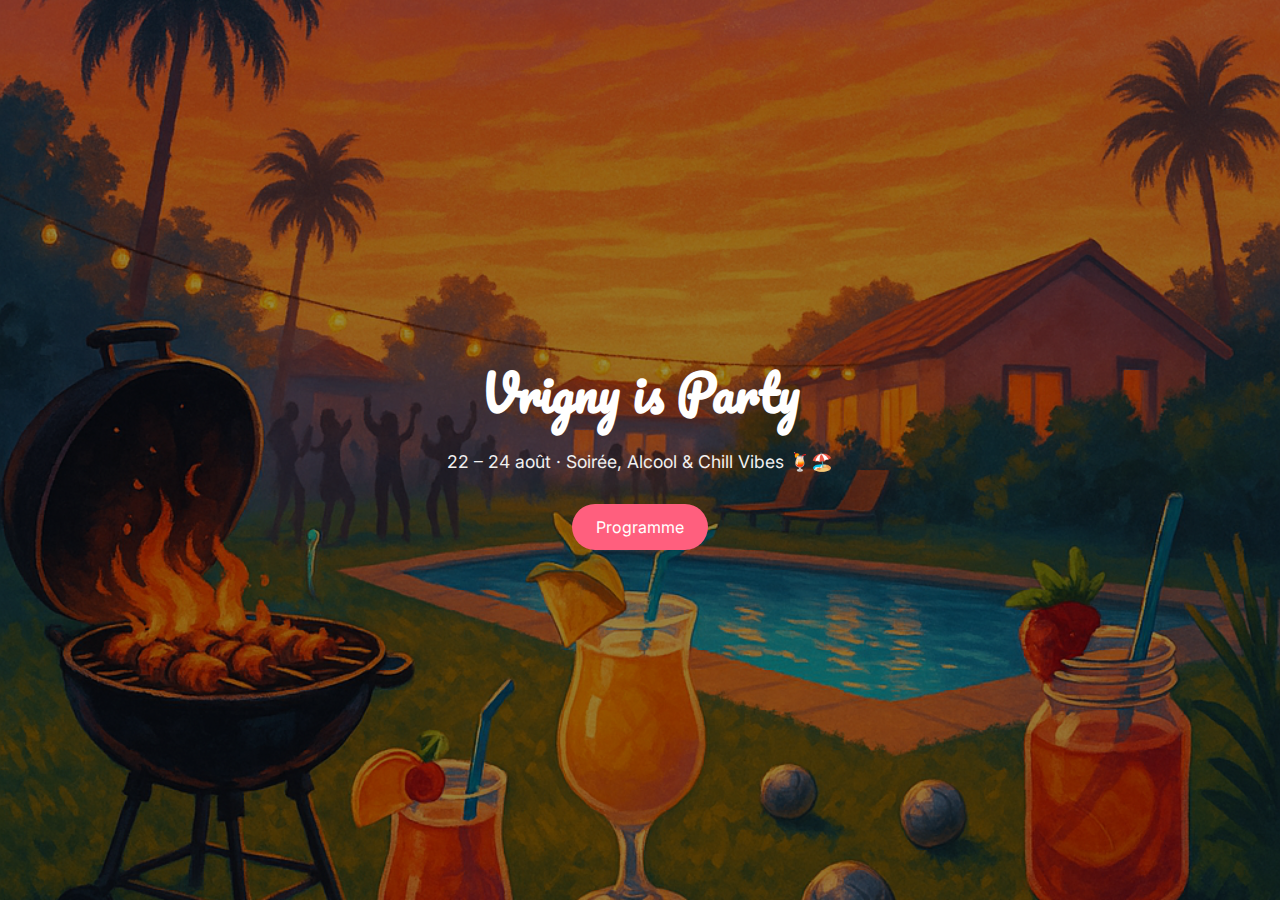
<file: Virgny is party/index.html>
<!DOCTYPE html>
<html lang="fr">
<head>
  <meta charset="UTF-8">
  <meta name="viewport" content="width=device-width, initial-scale=1.0">
  <title>Vrigny is Party</title>
  <link href="https://fonts.googleapis.com/css2?family=Pacifico&family=Inter:wght@400;700&display=swap" rel="stylesheet">
  <style>
    * { box-sizing: border-box; margin: 0; padding: 0; }
    html, body { height: 100%; }
    body {
      font-family: 'Inter', sans-serif;
      overflow-x: hidden;
    }
    header {
      position: relative;
      width: 100%; height: 100vh;
      background: url('bg-party.jpg') center/cover no-repeat;
      display: flex; flex-direction: column;
      justify-content: center; align-items: center;
      text-align: center;
    }
    header::before {
      content: '';
      position: absolute; top: 0; left: 0;
      width: 100%; height: 100%;
      background-color: rgba(0,0,0,0.4);
      z-index: 1;
    }
    header h1, header p, .btn {
      position: relative; z-index: 2;
    }
    header h1 {
      font-family: 'Pacifico', cursive;
      font-size: 3rem; color: #fff;
      margin-bottom: 1rem;
      animation: fadeInDown 1s ease-out;
    }
    header p {
      color: #f0f0f0; margin-bottom: 2rem;
      font-size: 1.1rem;
      animation: fadeIn 2s ease-out;
    }
    .btn {
      background-color: #ff5f7e; color: #fff;
      padding: 0.8rem 1.5rem;
      font-size: 1rem; border: none;
      border-radius: 50px;
      text-decoration: none;
      transition: background 0.3s;
      animation: fadeInUp 1.5s ease-out;
    }
    .btn:hover { background-color: #e04866; }
    @keyframes fadeInDown { from { opacity: 0; transform: translateY(-30px);} to {opacity:1;transform:translateY(0);} }
    @keyframes fadeInUp   { from { opacity: 0; transform: translateY(30px);}  to {opacity:1;transform:translateY(0);} }
    @keyframes fadeIn     { from { opacity: 0; } to { opacity: 1; } }
    @media(max-width:600px) {
      header h1 { font-size:2rem; }
      header p  { font-size:1rem; }
      .btn      { font-size:0.9rem; padding:0.6rem 1.2rem; }
    }
  </style>
</head>
<body>
  <header>
    <h1>Vrigny is Party</h1>
    <p>22 – 24 août · Soirée, Alcool & Chill Vibes 🍹🏖️</p>
    <a href="programme.html" class="btn">Programme</a>
  </header>
</body>
</html>
</file>
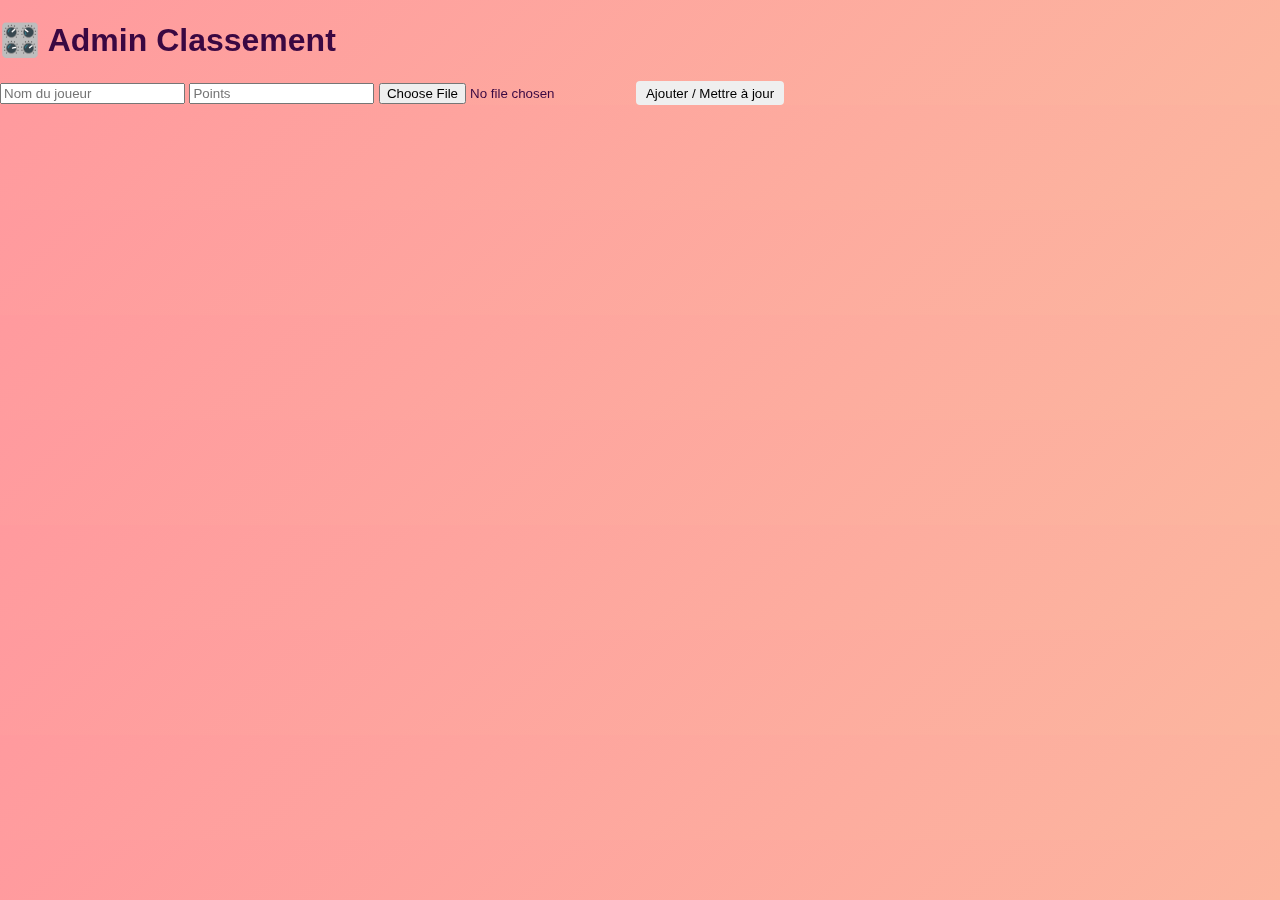
<file: admin-secret.html>
<!DOCTYPE html>
<html lang="fr">
<head>
  <meta charset="UTF-8" />
  <title>Admin - Classement</title>
  <link rel="stylesheet" href="style.css" />
</head>
<body>
  <div class="container">
    <h1>🎛️ Admin Classement</h1>
    <form id="admin-form">
      <input type="text" id="name" placeholder="Nom du joueur" required />
      <input type="number" id="points" placeholder="Points" required />
      <input type="file" id="photo" accept="image/*" required />
      <button type="submit">Ajouter / Mettre à jour</button>
    </form>
  </div>

  <script>
    document.getElementById("admin-form").addEventListener("submit", async (e) => {
      e.preventDefault();
      const name = document.getElementById("name").value;
      const points = parseInt(document.getElementById("points").value);
      const file = document.getElementById("photo").files[0];

      if (!file) return;

      const reader = new FileReader();
      reader.onloadend = () => {
        const base64 = reader.result;
        const data = JSON.parse(localStorage.getItem("classement") || "[]");
        const existing = data.find(p => p.name.toLowerCase() === name.toLowerCase());

        if (existing) {
          existing.points = points;
          existing.photo = base64;
        } else {
          data.push({ name, points, photo: base64 });
        }

        localStorage.setItem("classement", JSON.stringify(data));
        alert("Joueur mis à jour !");
      };

      reader.readAsDataURL(file);
    });
  </script>
</body>
</html>
</file>
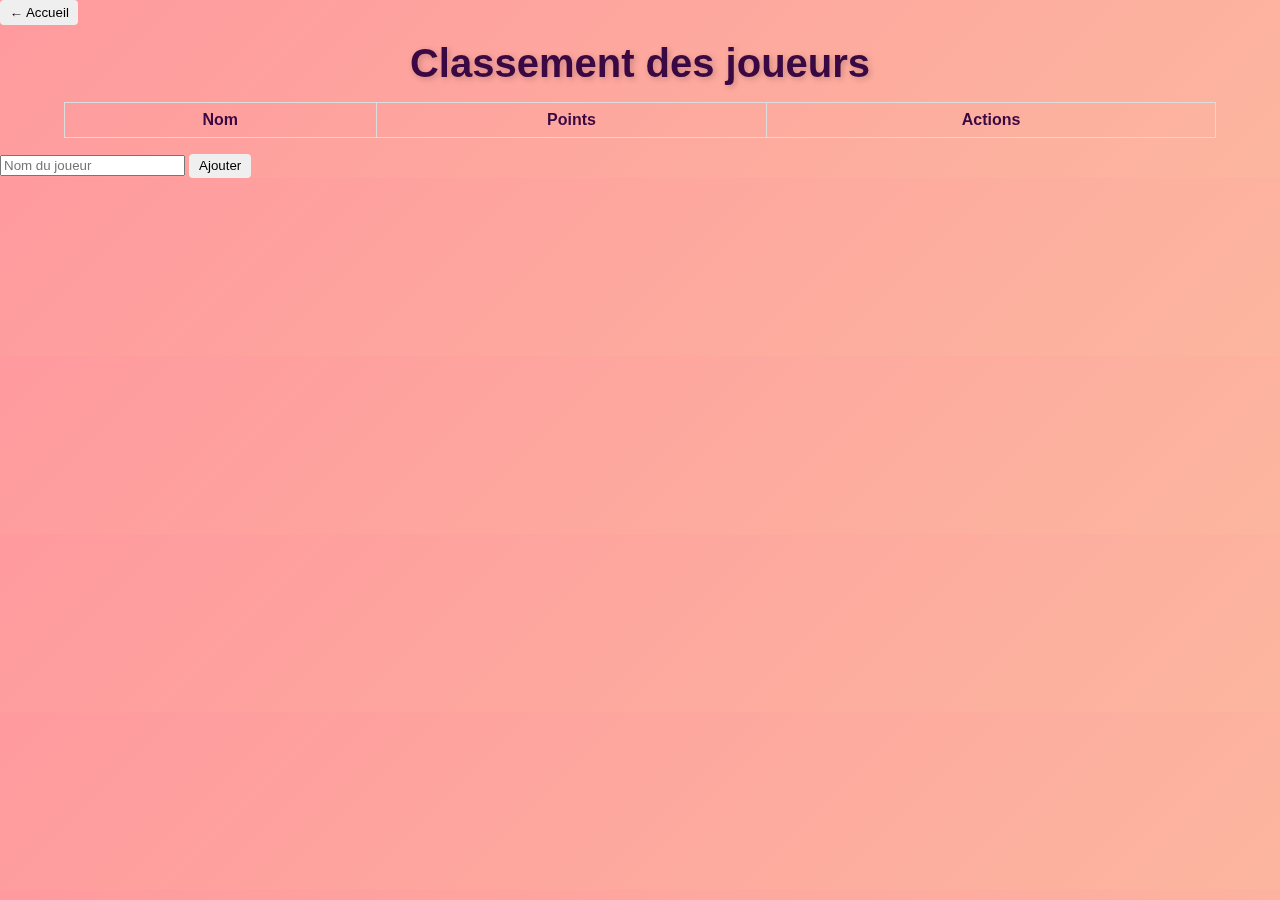
<file: classement.html>
<!DOCTYPE html>
<html lang="fr">
<head>
  <meta charset="UTF-8">
  <title>Classement</title>
  <link rel="stylesheet" href="style.css">
</head>
<body>
  <button onclick="location.href='index.html'">← Accueil</button>
  <h2>Classement des joueurs</h2>
  <table id="classement">
    <thead>
      <tr><th>Nom</th><th>Points</th><th>Actions</th></tr>
    </thead>
    <tbody></tbody>
  </table>
  <input type="text" id="player-name" placeholder="Nom du joueur">
  <button onclick="addPlayer()">Ajouter</button>

  <script>
    let data = JSON.parse(localStorage.getItem('players')||'[]');

    function renderTable() {
      const tbody = document.querySelector('#classement tbody');
      tbody.innerHTML = '';
      data.forEach((p,i) => {
        const tr = document.createElement('tr');
        tr.innerHTML = '<td>'+p.name+'</td><td>'+p.score+'</td>';
        const tdAct = document.createElement('td');
        const btnEdit = document.createElement('button');
        btnEdit.textContent = '✏️';
        btnEdit.onclick = () => {
          const np = prompt('Nouveaux points pour '+p.name, p.score);
          if (np!==null) {
            p.score = parseInt(np);
            localStorage.setItem('players', JSON.stringify(data));
            renderTable();
          }
        };
        tdAct.appendChild(btnEdit);
        tr.appendChild(tdAct);
        tbody.appendChild(tr);
      });
    }

    function addPlayer() {
      const name = document.getElementById('player-name').value.trim();
      if (!name) return alert('Nom requis');
      data.push({name, score:0});
      localStorage.setItem('players', JSON.stringify(data));
      renderTable();
      document.getElementById('player-name').value = '';
    }

    renderTable();
  </script>
</body>
</html>
</file>
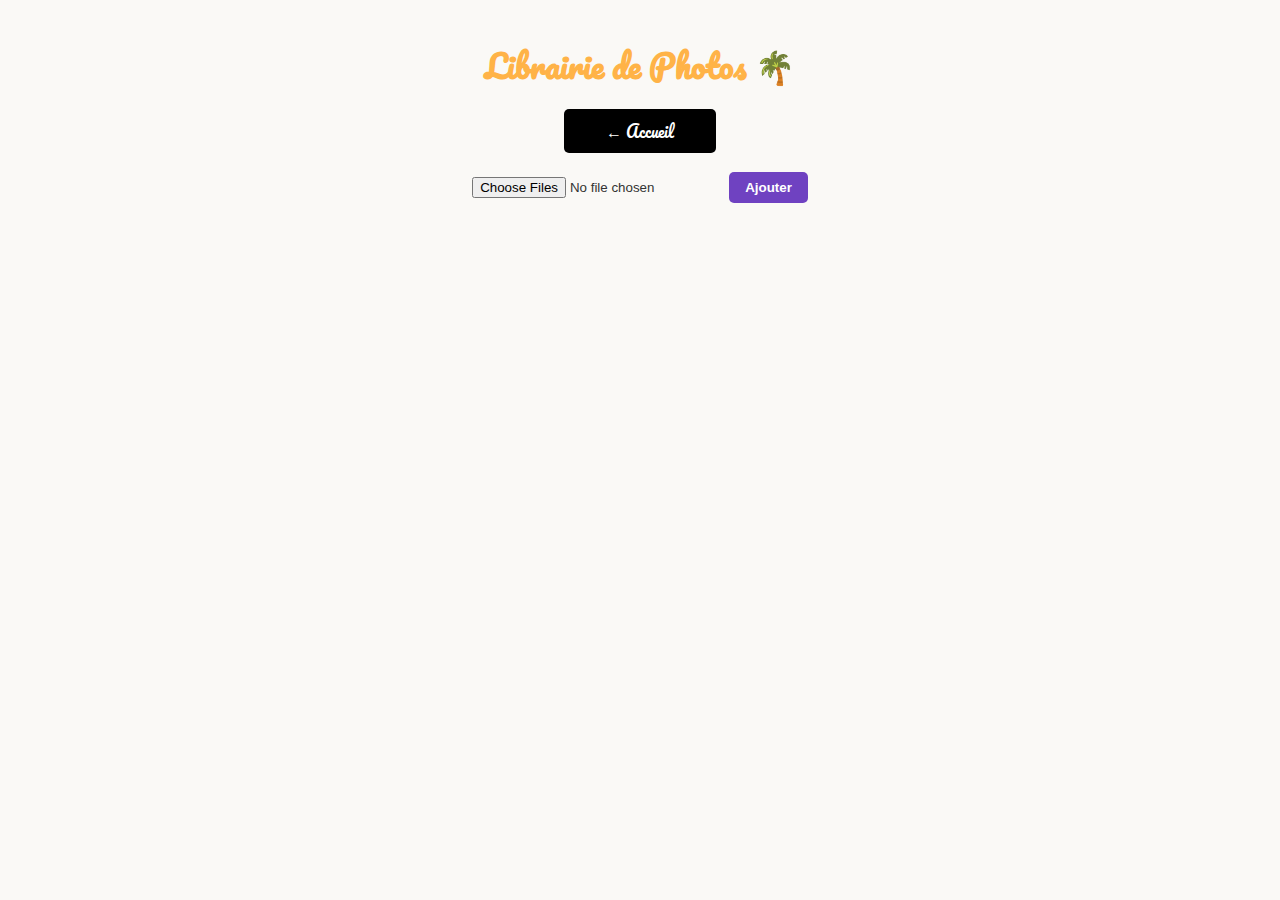
<file: galerie.html>
<!DOCTYPE html>
<html lang="fr">
<head>
<meta charset="UTF-8">
<title>Librairie de Photos - La Kaz à Fête !</title>
<meta name="viewport" content="width=device-width, initial-scale=1">
<link href="https://fonts.googleapis.com/css2?family=Pacifico&display=swap" rel="stylesheet">
<style>
  body { margin:0; font-family: 'Pacifico', cursive; background:#FAF9F6; color:#333; text-align:center; padding:1rem; }
  h1 { margin-bottom:1rem; font-size:2rem; color:#FFB347; cursor:pointer; }
  .upload-section { margin-bottom:1rem; }
  input[type="file"] { margin:0.5rem 0; }
  button {
    padding:0.5rem 1rem; border:none; background:#6F42C1; color:#fff; border-radius:5px; cursor:pointer;
    font-weight:600; transition: transform 0.2s;
  }
  button:hover { transform: scale(1.05); }
  .gallery {
    display: grid;
    grid-template-columns: repeat(auto-fill,minmax(100px,1fr));
    gap:8px;
    margin-top:1rem;
  }
  .gallery img {
    width:100%; height:100px;
    object-fit:cover;
    border-radius:8px;
    transition: transform 0.3s, box-shadow 0.3s;
    cursor:pointer;
  }
  .gallery img:hover { transform: scale(1.1); box-shadow: 0 0 15px #FFD700; }
  .back-btn {
    display:block; margin:1rem auto; padding:0.5rem 1rem; background:#000; color:#fff; text-decoration:none; border-radius:5px; width:120px; text-align:center;
  }
</style>
</head>
<body>

<h1>Librairie de Photos 🌴</h1>
<a href="index.html" class="back-btn">← Accueil</a>

<div class="upload-section">
  <input type="file" id="photoInput" accept="image/*" multiple>
  <button id="uploadBtn">Ajouter</button>
</div>

<div class="gallery" id="gallery"></div>

<script>
const input = document.getElementById('photoInput');
const btn = document.getElementById('uploadBtn');
const gallery = document.getElementById('gallery');

let photos = JSON.parse(localStorage.getItem('photos') || '[]');

function displayPhotos() {
  gallery.innerHTML = '';
  photos.forEach((src, i) => {
    const img = document.createElement('img');
    img.src = src;
    img.title = `Photo #${i+1}`;
    img.addEventListener('click', () => {
      if(confirm("Supprimer cette photo ?")) {
        photos.splice(i,1);
        localStorage.setItem('photos', JSON.stringify(photos));
        displayPhotos();
      }
    });
    gallery.appendChild(img);
  });
}

// Ajouter de nouvelles photos
btn.addEventListener('click', () => {
  const files = input.files;
  if(!files.length) return alert("Sélectionne au moins une photo !");
  
  Array.from(files).forEach(file => {
    const reader = new FileReader();
    reader.onload = e => {
      photos.push(e.target.result);
      localStorage.setItem('photos', JSON.stringify(photos));
      displayPhotos();
    };
    reader.readAsDataURL(file);
  });
  input.value = '';
});

displayPhotos();
</script>

</body>
</html>
</file>
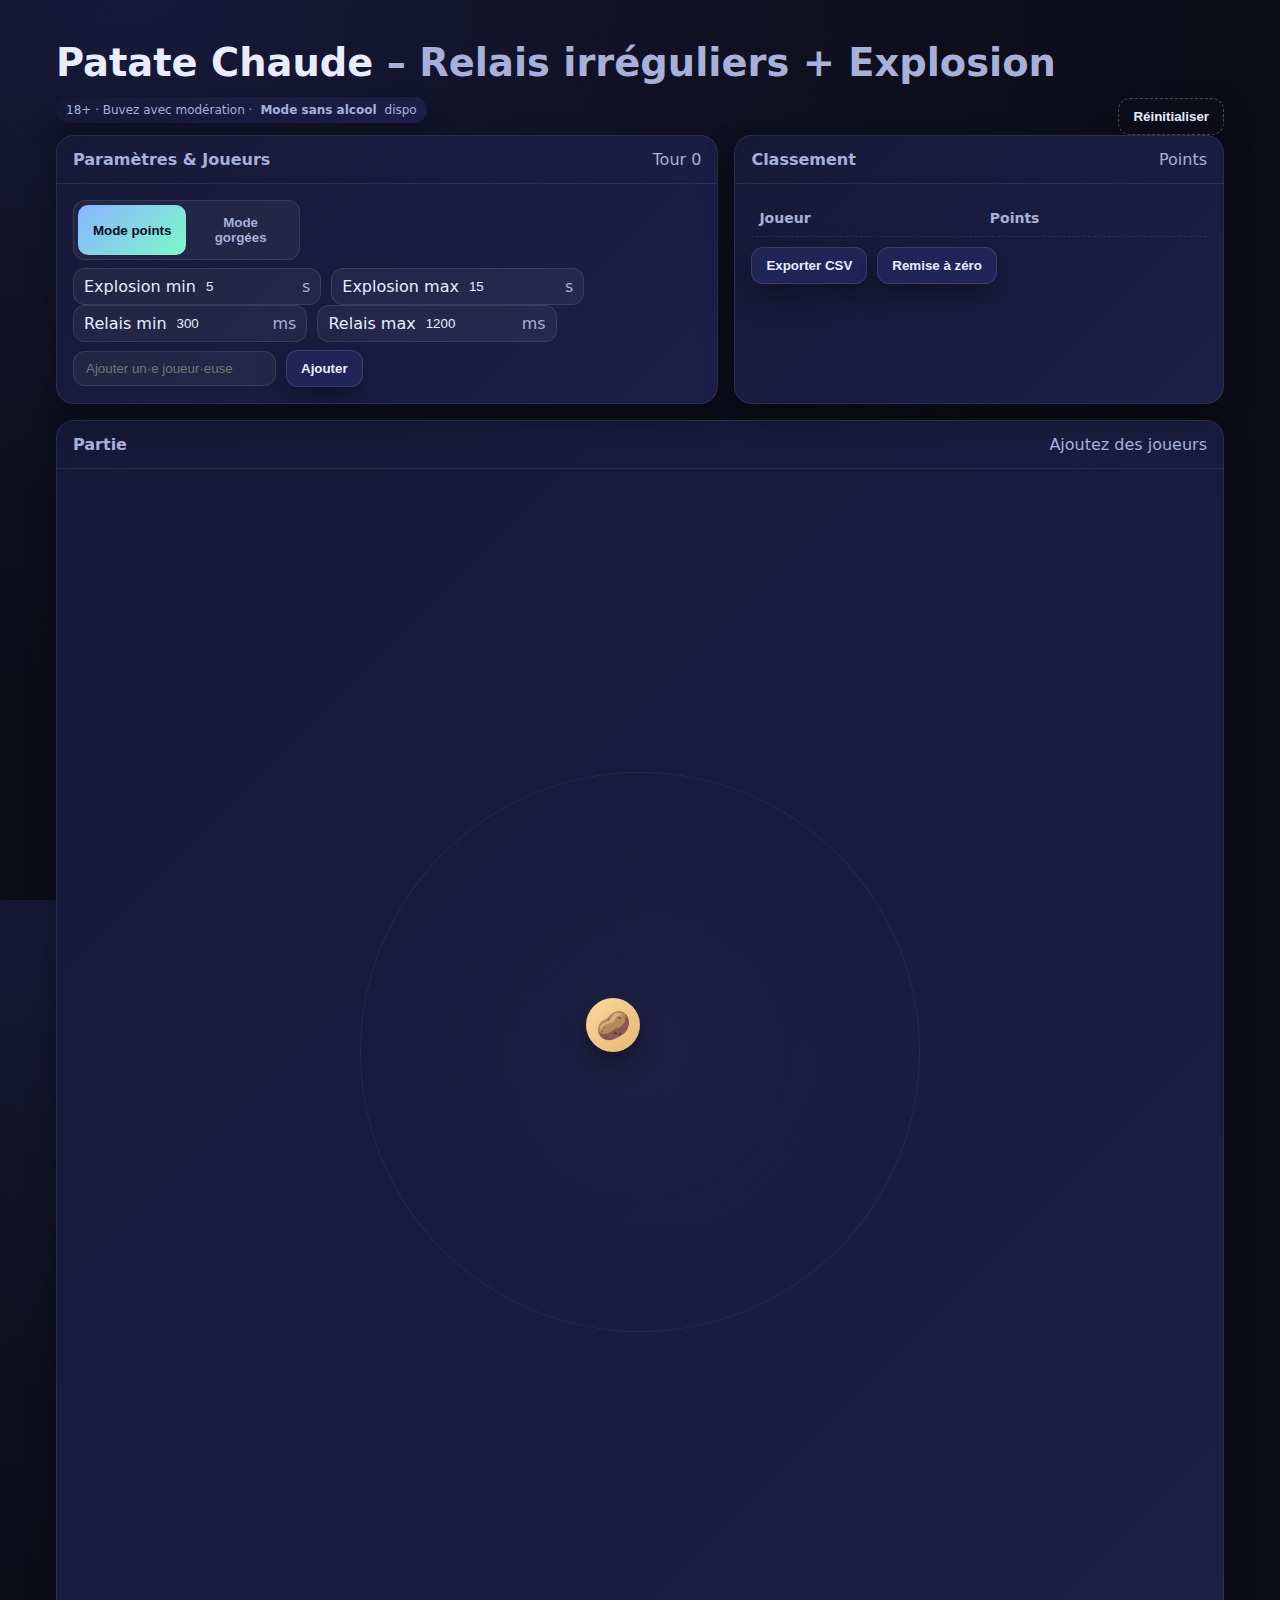
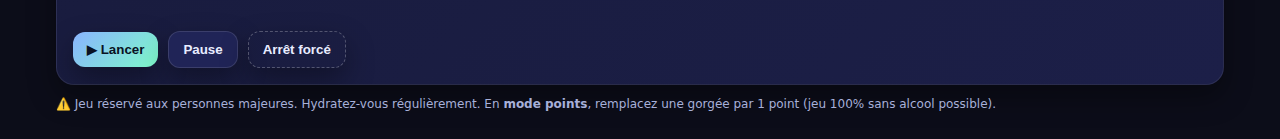
<file: potato.html>
<!DOCTYPE html>
<html lang="fr">
<head>
  <meta charset="utf-8" />
  <meta name="viewport" content="width=device-width, initial-scale=1" />
  <title>Patate Chaude – Relais irréguliers + Explosion</title>
  <meta name="description" content="Hot Potato avec délais de relais aléatoires et explosion finale entre un temps min et max. HTML/CSS/JS autonome.">
  <style>
    :root{
      --bg:#0f1020; --panel:#161936; --panel2:#1c1f48; --text:#e8ecff; --muted:#a7b0d9;
      --accent:#8ab4ff; --accent2:#7df9c9; --danger:#ff7b9c; --ok:#79e0a8; --radius:18px;
      --shadow:0 12px 28px rgba(0,0,0,.35);
    }
    *{box-sizing:border-box}
    html,body{height:100%}
    body{margin:0; background:radial-gradient(1100px 700px at 10% 0%, #17193a 0%, #0f1020 60%, #0c0d19 100%);
      color:var(--text); font-family: ui-sans-serif, system-ui, -apple-system, Segoe UI, Roboto, Arial}
    .container{max-width:1200px; margin:24px auto; padding:16px}
    header{display:grid; grid-template-columns:1fr auto; gap:12px; align-items:end}
    h1{margin:0; font-size:clamp(24px,3vw,40px)}
    .badge{display:inline-flex; gap:8px; align-items:center; padding:6px 10px; border-radius:999px; background:linear-gradient(135deg,var(--panel),var(--panel2)); color:var(--muted); box-shadow:var(--shadow); font-size:12px}

    .grid{display:grid; gap:16px; grid-template-columns:1.15fr .85fr}
    @media (max-width: 980px){ .grid{ grid-template-columns:1fr } }

    .card{background:linear-gradient(135deg,var(--panel),var(--panel2)); border:1px solid rgba(255,255,255,.08); border-radius:var(--radius); box-shadow:var(--shadow); overflow:hidden}
    .card .hd{display:flex; align-items:center; justify-content:space-between; padding:14px 16px; border-bottom:1px solid rgba(255,255,255,.08); color:var(--muted)}
    .card .bd{padding:16px}

    .row{display:flex; gap:10px; flex-wrap:wrap; align-items:center}
    .field{display:flex; align-items:center; gap:8px; background:rgba(255,255,255,.05); border:1px solid rgba(255,255,255,.10); padding:8px 10px; border-radius:12px}
    .field input{background:transparent; border:0; outline:0; color:var(--text)}
    input[type="number"]{width:90px}

    .btn{--bg:#202457; background:var(--bg); color:var(--text); border:1px solid rgba(255,255,255,.12); padding:10px 14px; border-radius:12px; cursor:pointer; font-weight:700; box-shadow:var(--shadow); transition:.15s transform ease}
    .btn:hover{transform:translateY(-1px)}
    .btn:active{transform:translateY(0)}
    .btn.acc{--bg:linear-gradient(135deg,var(--accent),var(--accent2)); color:#091224; border:0}
    .btn.ghost{background:transparent; border:1px dashed rgba(255,255,255,.25)}
    .btn.danger{--bg:#3b1630; color:#ffd0e3; border-color:#5a2547}

    .chips{display:flex; gap:8px; flex-wrap:wrap}
    .chip{background:rgba(255,255,255,.05); border:1px solid rgba(255,255,255,.1); padding:6px 10px; border-radius:999px; display:inline-flex; align-items:center; gap:8px}
    .chip .rm{background:transparent; border:0; color:#ffd0d0; cursor:pointer; font-weight:700}

    .mode-toggle{display:flex; background:rgba(255,255,255,.05); border:1px solid rgba(255,255,255,.10); padding:4px; border-radius:12px}
    .mode-toggle button{flex:1; padding:10px 12px; border-radius:10px; border:0; cursor:pointer; color:var(--muted); background:transparent; font-weight:700}
    .mode-toggle button.active{background:linear-gradient(135deg,var(--accent),var(--accent2)); color:#0b0e1e}

    table{width:100%; border-collapse:collapse}
    th,td{text-align:left; padding:10px 8px; border-bottom:1px dashed rgba(255,255,255,.08)}
    th{color:var(--muted); font-weight:600; font-size:14px}

    /* ——— Ring ——— */
    .arena{position:relative; width:100%; aspect-ratio:1/1; min-height:360px; display:grid; place-items:center}
    .ring{position:relative; width:min(90%,560px); aspect-ratio:1/1; border-radius:999px; background:radial-gradient(220px 220px at 50% 50%, rgba(255,255,255,.02), rgba(255,255,255,0)); box-shadow:inset 0 0 0 1px rgba(255,255,255,.06)}
    .player{position:absolute; width:76px; height:76px; border-radius:999px; display:grid; place-items:center; background:#12153a; border:1px solid rgba(255,255,255,.1); box-shadow:var(--shadow); transition:.12s transform ease, .12s box-shadow ease, .2s outline ease}
    .player span{font-weight:800; font-size:14px; padding:0 8px; text-align:center}
    .player.active{transform:scale(1.15); outline:2px solid var(--accent); z-index:3}

    .potato{position:absolute; width:54px; height:54px; border-radius:999px; display:grid; place-items:center; background:linear-gradient(135deg,#f8d9a1,#e8b66e); color:#7a4b1a; box-shadow:0 12px 24px rgba(0,0,0,.35); font-size:28px; transform:translate(-50%,-50%); pointer-events:none}
    .spin{animation:spin 0.9s linear infinite}
    @keyframes spin{from{transform:translate(-50%,-50%) rotate(0deg)} to{transform:translate(-50%,-50%) rotate(360deg)}}

    .muted{color:var(--muted)}
    .footer{margin-top:12px; color:var(--muted); font-size:12px}
    .toast{position:fixed; left:50%; bottom:22px; transform:translateX(-50%); background:#0f1230; border:1px solid rgba(255,255,255,.15); padding:10px 14px; border-radius:10px; color:var(--text); box-shadow:var(--shadow); opacity:0; pointer-events:none; transition:.2s}
    .toast.show{opacity:1}

    /* —— Effets Explosion —— */
    .boom{position:absolute; inset:0; display:grid; place-items:center; pointer-events:none; opacity:0; transition:.25s}
    .boom.active{opacity:1}
    .boom .banner{background:rgba(6,8,24,.85); border:1px solid rgba(255,255,255,.15); padding:18px 22px; border-radius:16px; box-shadow:var(--shadow); text-align:center}
    .boom .banner h2{margin:0; font-size:34px}
    .boom .banner p{margin:6px 0 0; color:var(--muted)}
    .particle{position:absolute; width:14px; height:14px; border-radius:999px; background:radial-gradient(circle at 30% 30%, #ffd27a 0%, #f39b2f 60%, #c86c1c 100%); will-change: transform, opacity}
    .flash{position:absolute; inset:0; background:radial-gradient(circle, rgba(255,255,255,.28) 0%, rgba(255,255,255,0) 60%); opacity:0; pointer-events:none}
    .flash.on{animation:flash .45s ease}
    @keyframes flash{0%{opacity:.9} 100%{opacity:0}}
    .shake{animation:shake .4s ease}
    @keyframes shake{10%, 90% { transform: translate3d(-1px, 0, 0); } 20%, 80% { transform: translate3d(2px, 0, 0);} 30%, 50%, 70% { transform: translate3d(-4px, 0, 0);} 40%, 60% { transform: translate3d(4px, 0, 0);} }
    .grow-red{animation:grow 280ms ease-in forwards}
    @keyframes grow{0%{transform:scale(1); filter:saturate(1)} 80%{transform:scale(1.55); filter:hue-rotate(-25deg) saturate(1.6)} 100%{transform:scale(1.7); filter:hue-rotate(-35deg) saturate(1.9)} }
  </style>
</head>
<body>
  <div class="container">
    <header>
      <div>
        <h1>Patate Chaude <span class="muted">– Relais irréguliers + Explosion</span></h1>
        <p class="badge">18+ · Buvez avec modération · <strong>Mode sans alcool</strong> dispo</p>
      </div>
      <div class="row">
        <button class="btn ghost" id="reset">Réinitialiser</button>
      </div>
    </header>

    <div class="grid">
      <section class="card" aria-labelledby="cfg-hd">
        <div class="hd"><strong id="cfg-hd">Paramètres & Joueurs</strong><span class="muted">Tour <span id="round">0</span></span></div>
        <div class="bd">
          <div class="row">
            <div class="mode-toggle" id="modeToggle" role="tablist" aria-label="Basculer le mode">
              <button role="tab" aria-selected="true" class="active" data-mode="points">Mode points</button>
              <button role="tab" aria-selected="false" data-mode="sips">Mode gorgées</button>
            </div>
          </div>
          <div class="row" style="margin-top:8px">
            <div class="field"><label for="minS">Explosion min</label><input id="minS" type="number" min="2" max="60" value="5" aria-label="Durée minimale (secondes)"><span class="muted">s</span></div>
            <div class="field"><label for="maxS">Explosion max</label><input id="maxS" type="number" min="3" max="120" value="15" aria-label="Durée maximale (secondes)"><span class="muted">s</span></div>
          </div>
          <div class="row">
            <div class="field"><label for="relayMin">Relais min</label><input id="relayMin" type="number" min="120" max="3000" value="300" aria-label="Délai minimum entre bips (ms)"><span class="muted">ms</span></div>
            <div class="field"><label for="relayMax">Relais max</label><input id="relayMax" type="number" min="200" max="4000" value="1200" aria-label="Délai maximum entre bips (ms)"><span class="muted">ms</span></div>
          </div>
          <div class="row" style="margin-top:8px">
            <label class="field" for="playerName"><input id="playerName" type="text" placeholder="Ajouter un·e joueur·euse" aria-label="Nom du joueur"></label>
            <button class="btn" id="addPlayer">Ajouter</button>
          </div>
          <div class="chips" id="players"></div>
        </div>
      </section>

      <section class="card" aria-labelledby="score-hd">
        <div class="hd"><strong id="score-hd">Classement</strong><span class="muted" id="metricLabel">Points</span></div>
        <div class="bd">
          <table>
            <thead><tr><th>Joueur</th><th id="colMetric">Points</th></tr></thead>
            <tbody id="scoreBody"></tbody>
          </table>
          <div class="row" style="margin-top:10px">
            <button class="btn" id="exportCsv">Exporter CSV</button>
            <button class="btn" id="zero">Remise à zéro</button>
          </div>
        </div>
      </section>
    </div>

    <section class="card" aria-labelledby="play-hd" style="margin-top:16px">
      <div class="hd"><strong id="play-hd">Partie</strong><span class="muted" id="status">Prêt ?</span></div>
      <div class="bd">
        <div class="arena" id="arena">
          <div class="ring" id="ring"></div>
          <div class="potato spin" id="potato" aria-hidden="true">🥔</div>
          <div class="flash" id="flash"></div>
          <div class="boom" id="boom" aria-live="assertive" aria-atomic="true">
            <div class="banner">
              <h2 id="boomTitle">💥 BOUM !</h2>
              <p id="boomMsg" class="muted">La patate a explosé !</p>
            </div>
          </div>
        </div>
        <div class="row" style="margin-top:12px">
          <button class="btn acc" id="start">▶ Lancer</button>
          <button class="btn" id="pause" disabled>Pause</button>
          <button class="btn ghost" id="forceStop" disabled>Arrêt forcé</button>
        </div>
      </div>
    </section>

    <p class="footer">⚠️ Jeu réservé aux personnes majeures. Hydratez-vous régulièrement. En <strong>mode points</strong>, remplacez une gorgée par 1 point (jeu 100% sans alcool possible).</p>
  </div>

  <div id="toast" class="toast" role="status" aria-live="polite">OK</div>

  <script>
    const st = {
      mode:'points', players:[], scores:{}, round:0,
      minS:5, maxS:15, relayMin:300, relayMax:1200,
      running:false, relayTimer:null, boomTimer:null, idx:0,
      ac:null
    };
    const $ = s=>document.querySelector(s); const $$=s=>Array.from(document.querySelectorAll(s));

    function save(){ localStorage.setItem('hotPotatoIrregularFR', JSON.stringify(st)); }
    function load(){ try{ const raw = localStorage.getItem('hotPotatoIrregularFR'); if(raw){ Object.assign(st, JSON.parse(raw)); } }catch(e){} }
    function ping(msg){ const t=$('#toast'); t.textContent=msg||'OK'; t.classList.add('show'); setTimeout(()=> t.classList.remove('show'),1100); }

    function addPlayer(name){ name=(name||'').trim(); if(!name) return; if(st.players.includes(name)) {ping('Déjà ajouté'); return;} st.players.push(name); st.scores[name]=st.scores[name]||0; renderPlayers(); renderScores(); layoutRing(); save(); }
    function removePlayer(name){ st.players=st.players.filter(n=>n!==name); delete st.scores[name]; renderPlayers(); renderScores(); layoutRing(); save(); }

    function renderPlayers(){ const wrap=$('#players'); wrap.innerHTML=''; st.players.forEach(n=>{ const el=document.createElement('span'); el.className='chip'; el.innerHTML=`<strong>${escapeHtml(n)}</strong> <button class="rm" title="Supprimer">×</button>`; el.querySelector('button').onclick=()=>removePlayer(n); wrap.appendChild(el); }); }
    function renderScores(){ const body=$('#scoreBody'); const rows=Object.entries(st.scores).sort((a,b)=>b[1]-a[1]).map(([n,v])=>`<tr><td><strong>${escapeHtml(n)}</strong></td><td>${v}</td></tr>`).join(''); body.innerHTML=rows; $('#metricLabel').textContent=st.mode==='points'?'Points':'Gorgées'; $('#colMetric').textContent=st.mode==='points'?'Points':'Gorgées'; $('#round').textContent=st.round; $('#minS').value=st.minS; $('#maxS').value=st.maxS; $('#relayMin').value=st.relayMin; $('#relayMax').value=st.relayMax; $$('#modeToggle button').forEach(btn=>btn.classList.toggle('active', btn.dataset.mode===st.mode)); }

    function updateMode(m){ st.mode=m; renderScores(); save(); }

    function layoutRing(){ const ring=$('#ring'); ring.innerHTML=''; const n=st.players.length; if(!n){ $('#status').textContent='Ajoutez des joueurs'; return; }
      const R=50; // radius %
      st.players.forEach((name,i)=>{ const angle= (i/n)*2*Math.PI - Math.PI/2; const x=50+R*Math.cos(angle); const y=50+R*Math.sin(angle); const el=document.createElement('div'); el.className='player'; el.style.left=x+'%'; el.style.top=y+'%'; el.style.transform='translate(-50%,-50%)'; el.dataset.index=i; el.title=name; el.innerHTML=`<span>${escapeHtml(shortName(name))}</span>`; ring.appendChild(el); });
      positionPotatoToIndex(st.idx%Math.max(1,n)); highlightIndex(st.idx%Math.max(1,n));
    }

    function positionPotatoToIndex(i){ const items=$$('#ring .player'); if(!items.length) return; const target=items[i%items.length]; const r = target.getBoundingClientRect(); const parent = $('#ring').getBoundingClientRect(); const x = r.left - parent.left + r.width/2; const y = r.top - parent.top + r.height/2; const p=$('#potato'); p.style.left = x + 'px'; p.style.top = y + 'px'; }
    function highlightIndex(i){ $$('#ring .player').forEach((el,k)=> el.classList.toggle('active', k===i)); }

    function ensurePlayers(){ if(st.players.length<2){ ping('Au moins 2 joueurs'); return false } return true; }

    function getAC(){ if(st.ac) return st.ac; try{ const AC=window.AudioContext||window.webkitAudioContext; st.ac=new AC(); }catch(e){ st.ac=null } return st.ac; }

    function beepTick(){
      try{
        const ac=getAC(); if(!ac) return; const o=ac.createOscillator(); const g=ac.createGain();
        o.type='square'; o.frequency.setValueAtTime(900, ac.currentTime); // tick aigu
        g.gain.setValueAtTime(0.0001, ac.currentTime);
        g.gain.exponentialRampToValueAtTime(0.25, ac.currentTime+0.005);
        g.gain.exponentialRampToValueAtTime(0.0001, ac.currentTime+0.07);
        o.connect(g); g.connect(ac.destination); o.start(); o.stop(ac.currentTime+0.08);
      }catch(e){}
    }

    function start(){ if(st.running) return; if(!ensurePlayers()) return;
      // validation
      st.minS = clampNum(parseInt($('#minS').value||st.minS,10), 2, 120);
      st.maxS = clampNum(parseInt($('#maxS').value||st.maxS,10), 3, 300);
      if(st.maxS <= st.minS) st.maxS = st.minS + 1;
      st.relayMin = clampNum(parseInt($('#relayMin').value||st.relayMin,10), 120, 4000);
      st.relayMax = clampNum(parseInt($('#relayMax').value||st.relayMax,10), 200, 5000);
      if(st.relayMax <= st.relayMin) st.relayMax = st.relayMin + 50;

      st.running=true; $('#status').textContent='Ça tourne… (relais irréguliers)'; $('#start').disabled=true; $('#pause').disabled=false; $('#forceStop').disabled=false;
      const n=st.players.length; st.idx = st.idx % n;

      // Durée aléatoire avant explosion
      const boomDelay = randomInt(st.minS*1000, st.maxS*1000);
      st.boomTimer = setTimeout(stopRound, boomDelay);

      // Débloque l'audio sur interaction
      getAC();

      // Planifie le premier relais
      scheduleNextRelay();
      save();
    }

    function scheduleNextRelay(){ if(!st.running) return; const delay = randomInt(st.relayMin, st.relayMax);
      st.relayTimer = setTimeout(()=>{
        const n=st.players.length; st.idx=(st.idx+1)%n; highlightIndex(st.idx); positionPotatoToIndex(st.idx); beepTick(); scheduleNextRelay();
      }, delay);
    }

    function pause(){ if(!st.running) return; clearTimeout(st.relayTimer); clearTimeout(st.boomTimer); st.relayTimer=null; st.boomTimer=null; st.running=false; $('#status').textContent='Pause'; $('#start').disabled=false; $('#pause').disabled=true; $('#forceStop').disabled=true; save(); }

    function stopRound(){ if(!st.running) return; clearTimeout(st.relayTimer); clearTimeout(st.boomTimer); st.relayTimer=null; st.boomTimer=null; st.running=false; $('#start').disabled=false; $('#pause').disabled=true; $('#forceStop').disabled=true;
      const loser = st.players[st.idx]; award(loser, 1); st.round += 1; renderScores(); $('#status').textContent = `${loser} ${st.mode==='points'?'prend 1 point':'boit 1 gorgée'}`;
      // Effet explosion
      const potatoEl = $('#potato'); explosionPatate({ originEl: potatoEl, nomJoueur: loser }); save(); }

    function award(name, val){ st.scores[name]=(st.scores[name]||0)+val; }

    function exportCsv(){ const rows=[["Joueur", st.mode==='points'? 'Points':'Gorgées']].concat(Object.entries(st.scores)); const csv=rows.map(r=> r.map(x=>'"'+String(x).replaceAll('"','""')+'"').join(',')).join('\n'); const blob=new Blob([csv],{type:'text/csv;charset=utf-8;'}); const url=URL.createObjectURL(blob); const a=document.createElement('a'); a.href=url; a.download='classement_patate_chaude.csv'; a.click(); URL.revokeObjectURL(url); }

    function zero(){ Object.keys(st.scores).forEach(k=>st.scores[k]=0); st.round=0; renderScores(); save(); }
    function resetAll(){ if(!confirm('Réinitialiser la partie ?')) return; pause(); st.players=[]; st.scores={}; st.round=0; st.idx=0; renderPlayers(); renderScores(); layoutRing(); $('#status').textContent='Prêt ?'; save(); }

    // utils
    function shortName(n){ if(n.length<=8) return n; return n.slice(0,7)+'…'; }
    function escapeHtml(s){ return String(s).replace(/[&<>\"]/g, m=> ({'&':'&amp;','<':'&lt;','>':'&gt;','"':'&quot;'}[m])); }
    function randomInt(min,max){ return Math.floor(min + Math.random()*(max-min)); }
    function clampNum(v,lo,hi){ return Math.max(lo, Math.min(hi, v||lo)); }

    // —— Effet explosion réutilisable ——
    async function explosionPatate({ originEl, nomJoueur }){
      const arena = $('#arena'); const flash = $('#flash'); const boom = $('#boom'); const boomTitle = $('#boomTitle'); const boomMsg = $('#boomMsg');
      // center
      const r = originEl.getBoundingClientRect(); const a = arena.getBoundingClientRect(); const x = r.left - a.left + r.width/2; const y = r.top - a.top + r.height/2;
      // pré-anim
      originEl.classList.add('grow-red');
      // flash + shake
      setTimeout(()=>{ flash.classList.remove('on'); void flash.offsetWidth; flash.classList.add('on'); arena.classList.add('shake'); setTimeout(()=> arena.classList.remove('shake'), 420); }, 140);
      // particules
      const N = 28; for(let i=0;i<N;i++){ const p = document.createElement('div'); p.className='particle'; p.style.left=x+'px'; p.style.top=y+'px'; arena.appendChild(p); animateParticle(p); }
      // vibration
      try{ if(navigator.vibrate){ navigator.vibrate([60,40,60]); } }catch(e){}
      // son
      boomSound();
      // overlay
      boomTitle.textContent = '💥 BOUM !'; boomMsg.textContent = nomJoueur ? `${nomJoueur} a explosé avec la patate !` : 'La patate a explosé !'; boom.classList.add('active');
      // cleanup
      await wait(650); originEl.classList.remove('grow-red'); await wait(600); boom.classList.remove('active');
    }

    function animateParticle(el){
      const angle = Math.random()*Math.PI*2; const dist = 80 + Math.random()*180; const dx = Math.cos(angle)*dist; const dy = Math.sin(angle)*dist; const rot = (Math.random()*720-360)|0; const scale = 0.8 + Math.random()*0.8;
      el.animate([{ transform:`translate(0,0) scale(1) rotate(0deg)`, opacity:1 }, { transform:`translate(${dx}px, ${dy}px) scale(${scale}) rotate(${rot}deg)`, opacity:0 }], { duration: 720 + Math.random()*280, easing:'cubic-bezier(.2,.7,.1,1)', fill:'forwards' }).finished.then(()=> el.remove());
    }

    function boomSound(){
      try{ const ac=getAC(); if(!ac) return; const o=ac.createOscillator(); const g=ac.createGain(); const n=ac.createBufferSource(); const buf = ac.createBuffer(1, ac.sampleRate*0.12, ac.sampleRate); const data = buf.getChannelData(0); for(let i=0;i<data.length;i++){ data[i] = (Math.random()*2-1)*Math.pow(1-i/data.length, 2); } n.buffer = buf; o.type='sawtooth'; o.frequency.setValueAtTime(180, ac.currentTime); o.frequency.exponentialRampToValueAtTime(60, ac.currentTime+0.25); g.gain.setValueAtTime(0.0001, ac.currentTime); g.gain.exponentialRampToValueAtTime(0.4, ac.currentTime+0.02); g.gain.exponentialRampToValueAtTime(0.0001, ac.currentTime+0.35); o.connect(g); n.connect(g); g.connect(ac.destination); o.start(); n.start(); o.stop(ac.currentTime+0.36); }catch(e){}
    }

    const wait = ms => new Promise(r=> setTimeout(r, ms));

    // events
    $('#addPlayer').onclick = ()=> { addPlayer($('#playerName').value); $('#playerName').value=''; $('#playerName').focus(); };
    $('#playerName').addEventListener('keydown', e=> { if(e.key==='Enter'){ $('#addPlayer').click(); } });
    $$('#modeToggle button').forEach(btn=> btn.onclick = ()=> updateMode(btn.dataset.mode));
    $('#start').onclick = start; $('#pause').onclick = pause; $('#forceStop').onclick = stopRound;
    $('#exportCsv').onclick = exportCsv; $('#zero').onclick = zero; $('#reset').onclick = resetAll;
    $('#minS').onchange = e=> { st.minS = clampNum(parseInt(e.target.value||5,10), 2, 300); save(); };
    $('#maxS').onchange = e=> { st.maxS = clampNum(parseInt(e.target.value||15,10), 3, 600); save(); };
    $('#relayMin').onchange = e=> { st.relayMin = clampNum(parseInt(e.target.value||300,10), 120, 5000); save(); };
    $('#relayMax').onchange = e=> { st.relayMax = clampNum(parseInt(e.target.value||1200,10), 200, 6000); save(); };

    // init
    load(); renderPlayers(); renderScores(); layoutRing();
  </script>
</body>
</html>
</file>
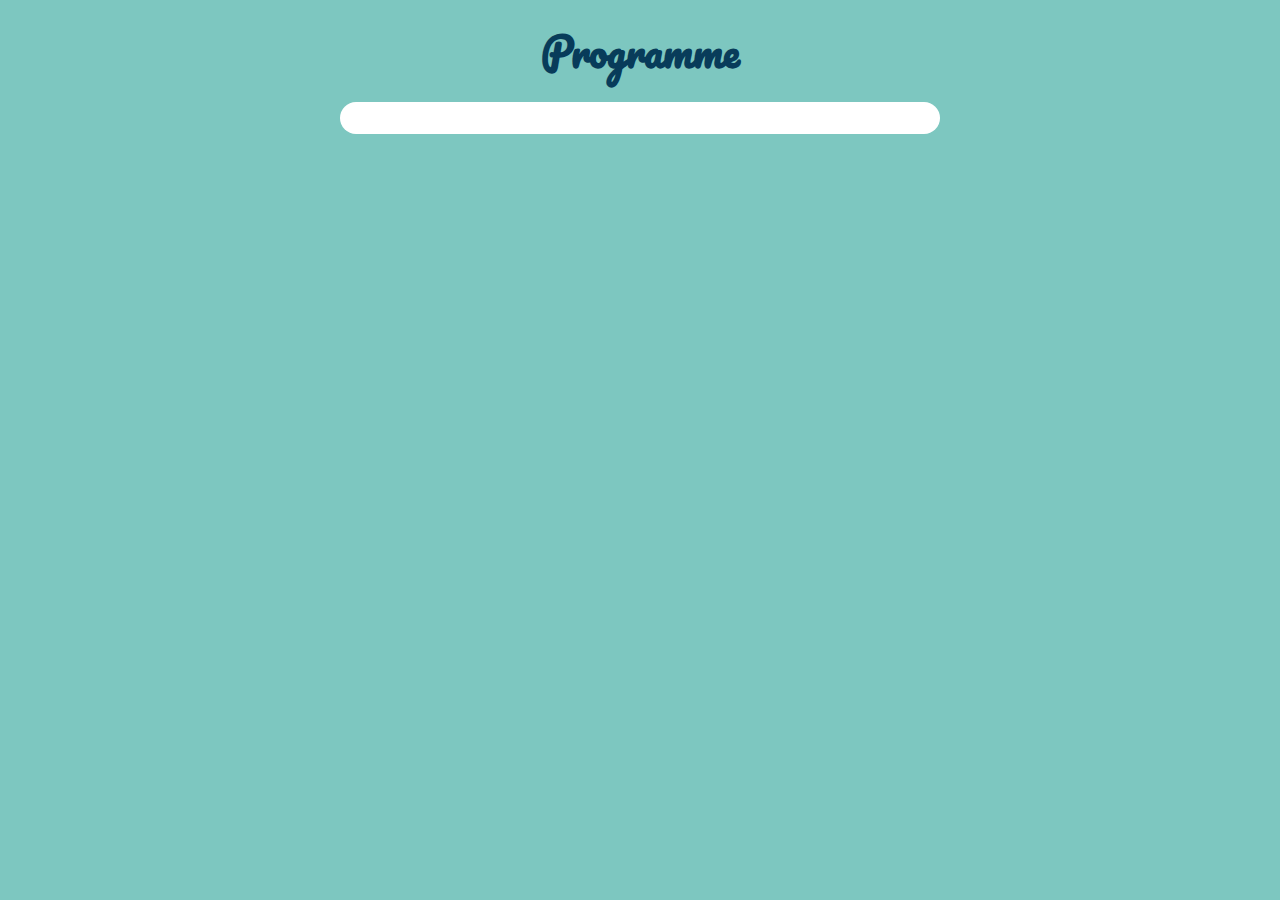
<file: programme.html>
<!DOCTYPE html>
<html lang="fr">
<head>
  <meta charset="UTF-8">
  <meta name="viewport" content="width=device-width, initial-scale=1.0">
  <title>Programme Vrigny is Party</title>
  <link href="https://fonts.googleapis.com/css2?family=Pacifico&family=Inter:wght@400;700&display=swap" rel="stylesheet">
  <style>
    * { box-sizing: border-box; margin: 0; padding: 0; }
    body { font-family: 'Inter', sans-serif; background-color: #7dc7c0; color: #083c5a; padding: 1rem; }
    h1 { font-family: 'Pacifico', cursive; font-size: 2.5rem; text-align: center; margin-bottom: 1rem; color: #083c5a; }
    .poster { background: #fff; border-radius: 20px; padding: 1rem; max-width: 600px; margin: auto; }
    .day { margin-bottom: 1.5rem; }
    .day-header { font-size: 1.5rem; color: #ff7f11; margin-bottom: 0.5rem; }
    .events { list-style: none; padding-left: 0; }
    .events li { display: flex; justify-content: space-between; padding: 0.3rem 0; border-bottom: 1px solid #eee; font-size: 1rem; }
    .events li:last-child { border-bottom: none; }
    .time { font-weight: bold; }
    @media(max-width:600px) { .time { width:25%; } .events li { flex-direction: column; align-items: flex-start;} .events li .time { margin-bottom:0.2rem; } }
  </style>
</head>
<body>
  <header><h1>Programme</h1></header>
  <div class="poster" id="programme-container"></div>

  <script>
    // Fetch Programme data from published sheet
    async function fetchProgramme() {
      const url = 'https://docs.google.com/spreadsheets/d/e/2PACX-1vTkZaCI7l45MCO_nyB-D9JXPgIUBw8fvNOY2qGCGHmv0yKKJa5UTHpG5iAaBG_x6lFFEuYq3FgzO1t7/gviz/tq?sheet=Programme&headers=1&tqx=out:json';
      const res = await fetch(url);
      const txt = await res.text();
      const json = JSON.parse(txt.match(/\{[\s\S]*\}/)[0]);
      const rows = json.table.rows.map(r => ({
        jour: r.c[0].v,
        heure: r.c[1].v,
        activité: r.c[2].v
      }));
      const grouped = {};
      rows.forEach(e => {
        if (!grouped[e.jour]) grouped[e.jour] = [];
        grouped[e.jour].push(e);
      });
      const container = document.getElementById('programme-container');
      container.innerHTML = '';
      for (const jour in grouped) {
        const day = document.createElement('div'); day.className = 'day';
        const hdr = document.createElement('div'); hdr.className = 'day-header'; hdr.textContent = jour;
        day.appendChild(hdr);
        const ul = document.createElement('ul'); ul.className = 'events';
        grouped[jour].forEach(e => {
          ul.insertAdjacentHTML('beforeend', `<li><span class="time">${e.heure}</span><span>${e.activité}</span></li>`);
        });
        day.appendChild(ul);
        container.appendChild(day);
      }
    }
    fetchProgramme();
  </script>
</body>
</html>
</file>
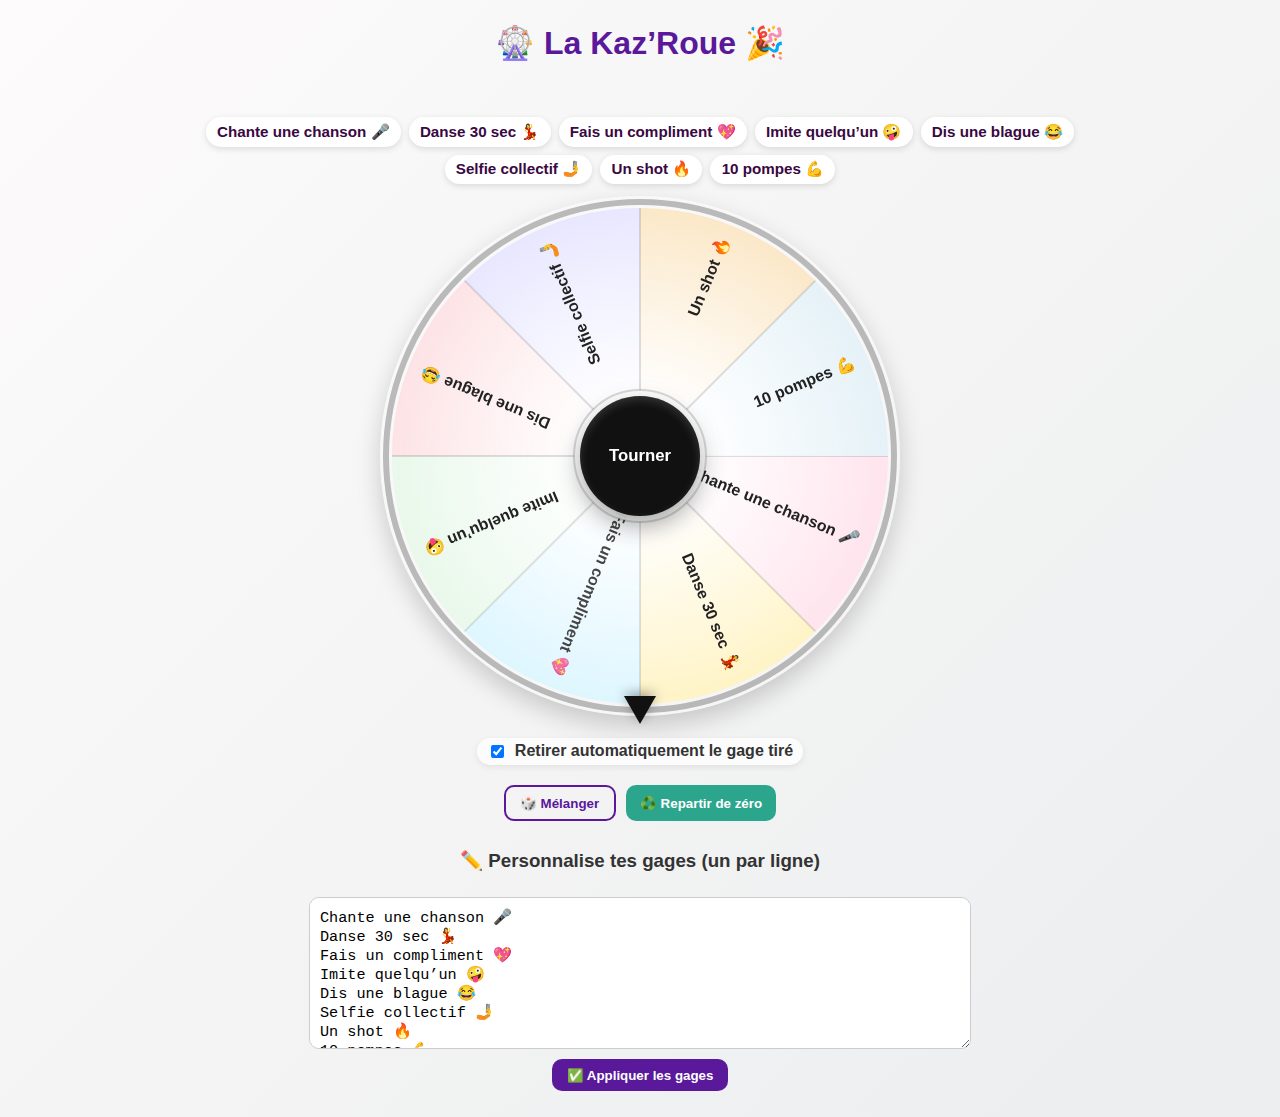
<file: roue-des-gages.html>
<!DOCTYPE html>
<html lang="fr">
<head>
  <meta charset="UTF-8" />
  <title>La Kaz’Roue — La Kaz à Fête !</title>
  <meta name="viewport" content="width=device-width, initial-scale=1" />
  <style>
    :root { --primary:#5a189a; --bg1:#fdfbfb; --bg2:#ebedee; }
    body{
      margin:0; font-family:Arial, sans-serif;
      background:linear-gradient(135deg,var(--bg1),var(--bg2));
      min-height:100vh; display:flex; flex-direction:column; align-items:center;
      padding:16px; color:#333; text-align:center;
    }
    h1{ color:var(--primary); margin:8px 0 8px; }

    /* Résultat + gages actifs entre le titre et la roue */
    .result{
      font-size:1.15rem; font-weight:800; color:#E74C3C;
      min-height:1.6em; margin:6px 0 8px;
    }
    .active-gages{
      display:flex; flex-wrap:wrap; gap:8px; justify-content:center;
      max-width:960px; margin:4px auto 12px; padding:0 8px;
    }
    .chip{
      background:#fff; color:#3a0842; border-radius:999px;
      padding:.35rem .7rem; box-shadow:0 2px 6px rgba(0,0,0,.12);
      font-weight:700; font-size:.95rem;
    }

    /* Roue centrée, responsive, carrée */
    .wheel-wrap{ position:relative; width:min(92vw,520px); aspect-ratio:1/1; margin:0 auto 12px; }
    #wheel{
      width:100%; height:100%; display:block; border-radius:50%;
      box-shadow:0 10px 24px rgba(0,0,0,.18);
      background:radial-gradient(ellipse at center, rgba(255,255,255,.45), rgba(255,255,255,.2));
    }

    /* Flèche en bas (arrêt précis) */
    .pointer{
      position:absolute; bottom:-8px; left:50%; transform:translateX(-50%) rotate(180deg);
      width:0; height:0;
      border-left:16px solid transparent; border-right:16px solid transparent;
      border-bottom:28px solid #111;
      filter:drop-shadow(0 3px 6px rgba(0,0,0,.35)); z-index:3;
    }

    /* Bouton “Tourner” au centre */
    .spin-center{ position:absolute; inset:0; display:flex; align-items:center; justify-content:center; pointer-events:none; }
    .spin-btn{
      pointer-events:auto; width:clamp(84px,20vw,120px); height:clamp(84px,20vw,120px);
      border-radius:50%; border:none; background:#111; color:#fff; font-weight:900;
      font-size:clamp(.9rem,3.2vw,1.05rem); cursor:pointer;
      box-shadow:0 10px 24px rgba(0,0,0,.35), inset 0 4px 10px rgba(255,255,255,.15);
      transition:transform .15s ease, filter .2s ease, background .2s ease;
    }
    .spin-btn:hover{ transform:scale(1.04); filter:brightness(1.05); }
    .spin-btn:active{ transform:scale(.98); }
    .spin-btn:disabled{ opacity:.65; cursor:not-allowed; }

    .controls,.options{ display:flex; flex-wrap:wrap; gap:10px; justify-content:center; margin:10px 0; }
    .btn{ background:var(--primary); color:#fff; border:none; border-radius:10px; padding:.55rem .9rem; font-weight:800; cursor:pointer; }
    .btn.ghost{ background:transparent; border:2px solid var(--primary); color:var(--primary); }
    .btn.ok{ background:#2ca58d; }
    .btn:disabled{ opacity:.6; cursor:not-allowed; }

    .options label{
      display:flex; align-items:center; gap:8px;
      background:rgba(255,255,255,.75); padding:.25rem .6rem; border-radius:999px; font-weight:700;
      box-shadow:0 2px 6px rgba(0,0,0,.08);
    }

    textarea{
      width:min(92vw,640px); min-height:130px; border-radius:10px; border:1px solid #ccc;
      padding:10px; font-size:.95rem; resize:vertical; margin:6px auto 0; display:block;
    }
  </style>
</head>
<body>
  <h1>🎡 La Kaz’Roue 🎉</h1>

  <!-- Résultat & gages actifs sous le titre -->
  <div class="result" id="result"></div>
  <div class="active-gages" id="activeGages"></div>

  <!-- ROUE -->
  <div class="wheel-wrap">
    <div class="pointer"></div>
    <canvas id="wheel"></canvas>
    <div class="spin-center">
      <button class="spin-btn" id="spin">Tourner</button>
    </div>
  </div>

  <div class="options">
    <label><input type="checkbox" id="removeOnPick" checked /> Retirer automatiquement le gage tiré</label>
  </div>

  <div class="controls">
    <button class="btn ghost" id="shuffleBtn">🎲 Mélanger</button>
    <button class="btn ok" id="resetBtn">♻️ Repartir de zéro</button>
  </div>

  <h3>✏️ Personnalise tes gages (un par ligne)</h3>
  <textarea id="gagesInput">Chante une chanson 🎤
Danse 30 sec 💃
Fais un compliment 💖
Imite quelqu’un 🤪
Dis une blague 😂
Selfie collectif 🤳
Un shot 🔥
10 pompes 💪</textarea>
  <div class="controls"><button class="btn" id="applyBtn">✅ Appliquer les gages</button></div>

  <script>
    // ===== Données =====
    let gagesBase = [
      "Chante une chanson 🎤",
      "Danse 30 sec 💃",
      "Fais un compliment 💖",
      "Imite quelqu’un 🤪",
      "Dis une blague 😂",
      "Selfie collectif 🤳",
      "Un shot 🔥",
      "10 pompes 💪"
    ];
    let gages = [...gagesBase];

    const colors = [
      "#FFE3EC","#FFF3C4","#D6F4FF","#E8F8EA",
      "#FDE2E4","#E7E6FF","#FBE7C6","#E4F1F7",
      "#FFDDE2","#E2F0CB","#CDE7F0","#FFF1BF",
      "#EBD4EF","#DFF3E4","#F9E0AE","#C7F0FF"
    ];

    // ===== Canvas & retina =====
    const canvas = document.getElementById('wheel');
    const ctx = canvas.getContext('2d', { alpha:true });
    function resizeCanvas(){
      const dpr = window.devicePixelRatio || 1;
      const { width, height } = canvas.getBoundingClientRect();
      canvas.width = Math.round(width * dpr);
      canvas.height = Math.round(height * dpr);
      ctx.setTransform(dpr,0,0,dpr,0,0);
      drawWheel();
    }
    const wheelWrap = document.querySelector('.wheel-wrap');
    new ResizeObserver(resizeCanvas).observe(wheelWrap);

    // ===== État spin =====
    let angle = 0;       // radians
    let spinning = false;

    /* Affichage des pastilles de gages actifs */
    const activeGagesEl = document.getElementById('activeGages');
    function renderActiveGages(){
      activeGagesEl.innerHTML = '';
      gages.forEach((g)=> {
        const span = document.createElement('span');
        span.className = 'chip';
        span.textContent = g;
        activeGagesEl.appendChild(span);
      });
    }

    function drawWheel(){
      const rect = canvas.getBoundingClientRect();
      const size = Math.min(rect.width, rect.height);
      const cx = size/2, cy = size/2, r = size/2 - 6;

      ctx.clearRect(0,0,rect.width,rect.height);

      if (gages.length === 0){
        ctx.beginPath(); ctx.arc(cx,cy,r,0,Math.PI*2);
        ctx.strokeStyle='rgba(0,0,0,.25)'; ctx.lineWidth=6; ctx.stroke();
        return;
      }

      const arc = (Math.PI*2)/gages.length;

      // Anneau externe
      ctx.beginPath(); ctx.arc(cx,cy,r,0,Math.PI*2);
      ctx.lineWidth=6; ctx.strokeStyle='rgba(0,0,0,.25)'; ctx.stroke();

      // Secteurs
      for (let i=0;i<gages.length;i++){
        const start = angle + i*arc;
        const end   = start + arc;

        const grad = ctx.createRadialGradient(cx,cy,r*0.2, cx,cy,r);
        grad.addColorStop(0,'rgba(255,255,255,.85)');
        grad.addColorStop(1, colors[i % colors.length]);

        ctx.beginPath();
        ctx.moveTo(cx,cy);
        ctx.arc(cx,cy,r-6,start,end);
        ctx.closePath();
        ctx.fillStyle = grad;
        ctx.fill();

        // Séparateur
        ctx.beginPath();
        ctx.moveTo(cx,cy);
        ctx.lineTo(cx+(r-6)*Math.cos(start), cy+(r-6)*Math.sin(start));
        ctx.strokeStyle='rgba(0,0,0,.12)'; ctx.lineWidth=2; ctx.stroke();

        // Texte
        ctx.save();
        ctx.translate(cx,cy);
        ctx.rotate(start + arc/2);
        ctx.textAlign="right"; ctx.fillStyle="#222"; ctx.font="bold 16px Arial";
        wrapText(ctx, gages[i], r-20, 20);
        ctx.restore();
      }

      // Mise en évidence légère du secteur sous la flèche (en bas)
      const idx = indexUnderPointerBottom();
      if (idx >= 0){
        const start = angle + idx*arc;
        const end   = start + arc;
        ctx.beginPath(); ctx.moveTo(cx,cy);
        ctx.arc(cx,cy,r-6,start,end); ctx.closePath();
        ctx.fillStyle='rgba(255,255,255,.16)'; ctx.fill();
      }

      // Cercle central autour du bouton
      ctx.beginPath(); ctx.arc(cx,cy,Math.min(66,r*0.28),0,Math.PI*2);
      ctx.fillStyle='rgba(255,255,255,.95)'; ctx.fill();
      ctx.strokeStyle='rgba(0,0,0,.15)'; ctx.lineWidth=2; ctx.stroke();
    }

    function wrapText(ctx, text, maxWidth, lineHeight){
      const words = String(text).split(' ');
      let line=''; const lines=[];
      for (const w of words){
        const test = line ? line+' '+w : w;
        if (ctx.measureText(test).width > maxWidth){ if(line) lines.push(line); line=w; }
        else { line=test; }
      }
      if(line) lines.push(line);
      const offset=((lines.length-1)*lineHeight)/2;
      lines.forEach((l,i)=> ctx.fillText(l, maxWidth, i*lineHeight - offset));
    }

    // Index du secteur sous la FLÈCHE EN BAS (référence = +π/2)
    function indexUnderPointerBottom(){
      if (gages.length===0) return -1;
      const arc = (Math.PI*2)/gages.length;
      let theta = (Math.PI/2 - angle) % (Math.PI*2); // flèche en bas
      if (theta < 0) theta += Math.PI*2;
      const idx = Math.floor(theta / arc);
      return (idx + gages.length) % gages.length;
    }

    // ===== Contrôles =====
    const spinBtn = document.getElementById('spin');
    const removeOnPick = document.getElementById('removeOnPick');
    const shuffleBtn = document.getElementById('shuffleBtn');
    const resetBtn = document.getElementById('resetBtn');
    const resultDiv = document.getElementById('result');
    const applyBtn = document.getElementById('applyBtn');
    const gagesInput = document.getElementById('gagesInput');

    function spin(){
      if (spinning || gages.length===0) return;
      spinning = true;
      spinBtn.disabled = true;

      const turns = Math.random()*3 + 6; // 6 à 9 tours
      const target = angle + turns*2*Math.PI;
      const duration = 6200; // ms
      let startTs = null;

      function easeOutQuint(t){ return 1 - Math.pow(1 - t, 5); }

      function animate(ts){
        if (!startTs) startTs = ts;
        let t = (ts - startTs)/duration; if (t>1) t=1;
        angle = target * easeOutQuint(t);
        drawWheel();
        if (t<1) requestAnimationFrame(animate);
        else finishSpin();
      }
      requestAnimationFrame(animate);
    }

    function finishSpin(){
      const idx = indexUnderPointerBottom();
      const choice = gages[idx];
      if (choice){
        resultDiv.textContent = "🎯 Gage tiré : " + choice;
        if (removeOnPick.checked){ gages.splice(idx,1); }
      }
      spinning = false;
      spinBtn.disabled = (gages.length===0);
      drawWheel();
      renderActiveGages(); // mettre à jour les chips si retiré
    }

    function shuffleWheel(){
      for (let i=gages.length-1;i>0;i--){
        const j = Math.floor(Math.random()*(i+1));
        [gages[i], gages[j]] = [gages[j], gages[i]];
      }
      drawWheel();
    }

    function resetWheel(){
      gages = [...gagesBase];
      angle = 0;
      drawWheel();
      spinBtn.disabled = (gages.length===0);
      renderActiveGages();
      // On laisse le résultat affiché jusqu’au prochain spin
    }

    function applyGages(){
      const lines = gagesInput.value.split(/\r?\n/).map(s=>s.trim()).filter(Boolean);
      if (lines.length){
        gagesBase = [...lines];
        gages = [...gagesBase];
        angle = 0;
        drawWheel();
        spinBtn.disabled = false;
        renderActiveGages();
        // On conserve le résultat courant; il changera au prochain tirage
      }
    }

    // Events
    spinBtn.addEventListener('click', spin);
    shuffleBtn.addEventListener('click', shuffleWheel);
    resetBtn.addEventListener('click', resetWheel);
    applyBtn.addEventListener('click', applyGages);

    // Init
    renderActiveGages();
    // Le premier draw est déclenché par le ResizeObserver via resizeCanvas()
  </script>
</body>
</html>
</file>
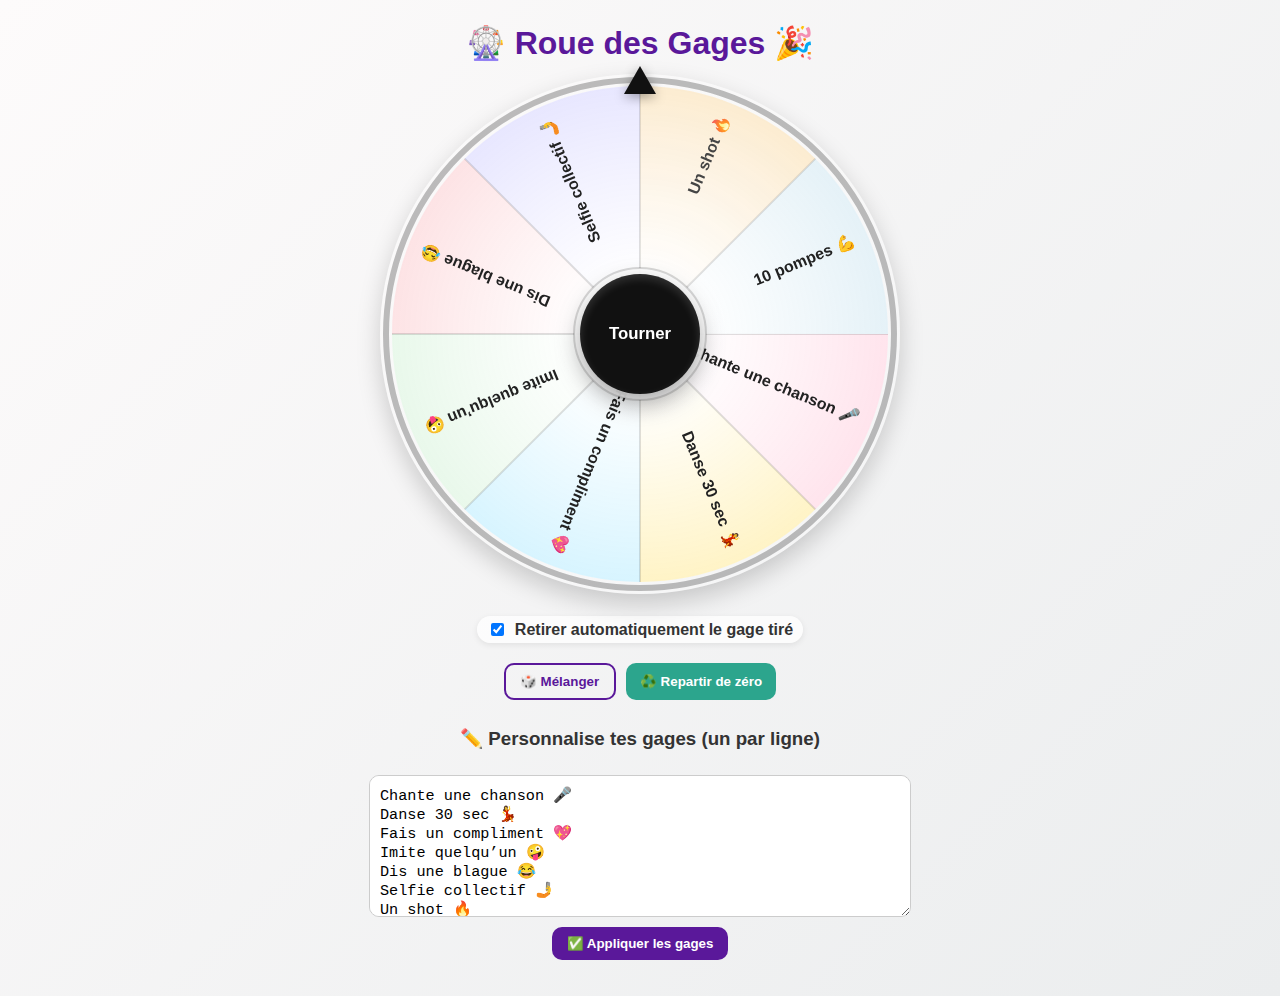
<file: roue.html>
<!DOCTYPE html>
<html lang="fr">
<head>
  <meta charset="UTF-8" />
  <title>Roue des Gages — La Kaz à Fête !</title>
  <meta name="viewport" content="width=device-width, initial-scale=1" />
  <style>
    :root {
      --primary: #5a189a;
      --bg1: #fdfbfb;
      --bg2: #ebedee;
    }
    body {
      margin: 0;
      font-family: Arial, sans-serif;
      background: linear-gradient(135deg, var(--bg1), var(--bg2));
      min-height: 100vh;
      display: flex;
      flex-direction: column;
      align-items: center;
      padding: 16px;
      color: #333;
      text-align: center;
    }
    h1 { color: var(--primary); margin: 8px 0 12px; }

    /* Conteneur de la roue : toujours centré, responsive, carré */
    .wheel-wrap {
      position: relative;
      width: min(92vw, 520px);
      aspect-ratio: 1 / 1;
      margin: 0 auto 12px;
    }
    /* Canvas plein dans son parent carré */
    #wheel {
      width: 100%;
      height: 100%;
      display: block;
      border-radius: 50%;
      box-shadow: 0 10px 24px rgba(0,0,0,.18);
      background: radial-gradient(ellipse at center, rgba(255,255,255,.45), rgba(255,255,255,.2));
    }
    /* Flèche au-dessus (pointe) */
    .pointer {
      position: absolute;
      top: -8px;
      left: 50%;
      transform: translateX(-50%);
      width: 0; height: 0;
      border-left: 16px solid transparent;
      border-right: 16px solid transparent;
      border-bottom: 28px solid #111; /* couleur de la pointe */
      filter: drop-shadow(0 3px 6px rgba(0,0,0,.35));
      z-index: 3;
    }

    /* Bouton “Tourner” centré au milieu de la roue */
    .spin-center {
      position: absolute;
      inset: 0;
      display: flex;
      align-items: center;
      justify-content: center;
      pointer-events: none; /* laisse passer les événements au canvas sauf le bouton */
    }
    .spin-btn {
      pointer-events: auto;
      width: clamp(84px, 20vw, 120px);
      height: clamp(84px, 20vw, 120px);
      border-radius: 50%;
      border: none;
      background: #111;
      color: #fff;
      font-weight: 900;
      font-size: clamp(.9rem, 3.2vw, 1.05rem);
      cursor: pointer;
      box-shadow: 0 10px 24px rgba(0,0,0,.35), inset 0 4px 10px rgba(255,255,255,.15);
      transition: transform .15s ease, filter .2s ease, background .2s ease;
    }
    .spin-btn:hover { transform: scale(1.04); filter: brightness(1.05); }
    .spin-btn:active { transform: scale(.98); }
    .spin-btn:disabled { opacity: .65; cursor: not-allowed; }

    .controls, .options {
      display: flex; flex-wrap: wrap; gap: 10px; justify-content: center; margin: 10px 0;
    }
    .btn {
      background: var(--primary); color: #fff; border: none;
      border-radius: 10px; padding: .55rem .9rem; font-weight: 800; cursor: pointer;
    }
    .btn.ghost { background: transparent; border: 2px solid var(--primary); color: var(--primary); }
    .btn.ok { background: #2ca58d; }
    .btn:disabled { opacity: .6; cursor: not-allowed; }

    .options label {
      display: flex; align-items: center; gap: 8px;
      background: rgba(255,255,255,.75);
      padding: .25rem .6rem; border-radius: 999px; font-weight: 700;
      box-shadow: 0 2px 6px rgba(0,0,0,.08);
    }

    textarea {
      width: min(92vw, 520px);
      min-height: 120px;
      border-radius: 10px;
      border: 1px solid #ccc;
      padding: 10px;
      font-size: .95rem;
      resize: vertical;
      margin: 6px auto 0;
    }

    .result {
      font-size: 1.2rem; font-weight: 800; color: #E74C3C; margin-top: 10px;
    }
  </style>
</head>
<body>
  <h1>🎡 Roue des Gages 🎉</h1>

  <!-- ROUE -->
  <div class="wheel-wrap">
    <div class="pointer"></div>
    <canvas id="wheel"></canvas>
    <div class="spin-center">
      <button class="spin-btn" id="spin">Tourner</button>
    </div>
  </div>

  <div class="options">
    <label>
      <input type="checkbox" id="removeOnPick" checked />
      Retirer automatiquement le gage tiré
    </label>
  </div>

  <div class="controls">
    <button class="btn ghost" id="shuffleBtn">🎲 Mélanger</button>
    <button class="btn ok" id="resetBtn">♻️ Repartir de zéro</button>
  </div>

  <h3>✏️ Personnalise tes gages (un par ligne)</h3>
  <textarea id="gagesInput">Chante une chanson 🎤
Danse 30 sec 💃
Fais un compliment 💖
Imite quelqu’un 🤪
Dis une blague 😂
Selfie collectif 🤳
Un shot 🔥
10 pompes 💪</textarea>
  <div class="controls">
    <button class="btn" id="applyBtn">✅ Appliquer les gages</button>
  </div>

  <div class="result" id="result"></div>

  <script>
    // ===== Données =====
    let gagesBase = [
      "Chante une chanson 🎤",
      "Danse 30 sec 💃",
      "Fais un compliment 💖",
      "Imite quelqu’un 🤪",
      "Dis une blague 😂",
      "Selfie collectif 🤳",
      "Un shot 🔥",
      "10 pompes 💪"
    ];
    let gages = [...gagesBase];

    // Palette pastel étendue
    const colors = [
      "#FFE3EC","#FFF3C4","#D6F4FF","#E8F8EA",
      "#FDE2E4","#E7E6FF","#FBE7C6","#E4F1F7",
      "#FFDDE2","#E2F0CB","#CDE7F0","#FFF1BF",
      "#EBD4EF","#DFF3E4","#F9E0AE","#C7F0FF"
    ];

    // ===== Canvas & centrage/retina =====
    const canvas = document.getElementById('wheel');
    const ctx = canvas.getContext('2d', { alpha: true });
    function resizeCanvas() {
      const dpr = window.devicePixelRatio || 1;
      const { width, height } = canvas.getBoundingClientRect();
      canvas.width  = Math.round(width * dpr);
      canvas.height = Math.round(height * dpr);
      ctx.setTransform(dpr, 0, 0, dpr, 0, 0); // scale logique → CSS pixels
      drawWheel();
    }
    // Crée un carré réactif (aspect-ratio fait le job pour la taille CSS)
    const wheelWrap = document.querySelector('.wheel-wrap');
    const ro = new ResizeObserver(resizeCanvas);
    ro.observe(wheelWrap);

    // ===== État spin =====
    let angle = 0;         // radians
    let spinning = false;

    function drawWheel() {
      const rect = canvas.getBoundingClientRect();
      const size = Math.min(rect.width, rect.height);
      const cx = size / 2;
      const cy = size / 2;
      const r  = size / 2 - 6;

      ctx.clearRect(0, 0, rect.width, rect.height);

      if (gages.length === 0) {
        // cercle vide
        ctx.beginPath();
        ctx.arc(cx, cy, r, 0, Math.PI * 2);
        ctx.strokeStyle = 'rgba(0,0,0,.25)';
        ctx.lineWidth = 6;
        ctx.stroke();
        return;
      }

      const arc = (Math.PI * 2) / gages.length;

      // Anneau externe
      ctx.beginPath();
      ctx.arc(cx, cy, r, 0, Math.PI * 2);
      ctx.lineWidth = 6;
      ctx.strokeStyle = 'rgba(0,0,0,.25)';
      ctx.stroke();

      // Secteurs
      for (let i = 0; i < gages.length; i++) {
        const start = angle + i * arc;
        const end   = start + arc;

        // Dégradé radial doux
        const grad = ctx.createRadialGradient(cx, cy, r*0.2, cx, cy, r);
        grad.addColorStop(0, 'rgba(255,255,255,.85)');
        grad.addColorStop(1, colors[i % colors.length]);

        ctx.beginPath();
        ctx.moveTo(cx, cy);
        ctx.arc(cx, cy, r - 6, start, end);
        ctx.closePath();
        ctx.fillStyle = grad;
        ctx.fill();

        // Séparateur
        ctx.beginPath();
        ctx.moveTo(cx, cy);
        ctx.lineTo(cx + (r - 6) * Math.cos(start), cy + (r - 6) * Math.sin(start));
        ctx.strokeStyle = 'rgba(0,0,0,.12)';
        ctx.lineWidth = 2;
        ctx.stroke();

        // Texte
        ctx.save();
        ctx.translate(cx, cy);
        ctx.rotate(start + arc / 2);
        ctx.textAlign = "right";
        ctx.fillStyle = "#222";
        ctx.font = "bold 16px Arial";
        wrapText(ctx, gages[i], r - 20, 20);
        ctx.restore();
      }

      // Highlight live du secteur pointé (optionnel : ici léger halo)
      const idx = indexUnderPointer();
      if (idx >= 0) {
        const start = angle + idx * arc;
        const end   = start + arc;
        ctx.beginPath();
        ctx.moveTo(cx, cy);
        ctx.arc(cx, cy, r - 6, start, end);
        ctx.closePath();
        ctx.fillStyle = 'rgba(255,255,255,.16)';
        ctx.fill();
      }

      // Cercle central décoratif (autour du bouton)
      ctx.beginPath();
      ctx.arc(cx, cy, Math.min(66, r * 0.28), 0, Math.PI * 2);
      ctx.fillStyle = 'rgba(255,255,255,.95)';
      ctx.fill();
      ctx.strokeStyle = 'rgba(0,0,0,.15)';
      ctx.lineWidth = 2;
      ctx.stroke();
    }

    function wrapText(ctx, text, maxWidth, lineHeight) {
      const words = String(text).split(' ');
      let line = '';
      const lines = [];
      for (const w of words) {
        const test = line ? line + ' ' + w : w;
        if (ctx.measureText(test).width > maxWidth) {
          if (line) lines.push(line);
          line = w;
        } else {
          line = test;
        }
      }
      if (line) lines.push(line);
      const offset = ((lines.length - 1) * lineHeight) / 2;
      lines.forEach((l, i) => ctx.fillText(l, maxWidth, i * lineHeight - offset));
    }

    function indexUnderPointer() {
      if (gages.length === 0) return -1;
      const arc = (Math.PI * 2) / gages.length;
      // La flèche pointe vers ANGLE  -π/2  (haut). On veut savoir quelle tranche couvre cet angle.
      // On convertit l’angle courant en un index de tranche.
      let theta = (-Math.PI / 2 - angle) % (Math.PI * 2);
      if (theta < 0) theta += Math.PI * 2;
      const idx = Math.floor(theta / arc);
      return (idx + gages.length) % gages.length;
    }

    // ===== Contrôles & spin =====
    const spinBtn = document.getElementById('spin');
    const removeOnPick = document.getElementById('removeOnPick');
    const shuffleBtn = document.getElementById('shuffleBtn');
    const resetBtn = document.getElementById('resetBtn');
    const resultDiv = document.getElementById('result');
    const applyBtn = document.getElementById('applyBtn');
    const gagesInput = document.getElementById('gagesInput');

    function spin() {
      if (spinning || gages.length === 0) return;
      spinning = true;
      spinBtn.disabled = true;

      // Lente et fluide (6.2s, easing quint)
      const turns = Math.random() * 3 + 6; // 6 à 9 tours
      const target = angle + turns * 2 * Math.PI;
      const duration = 6200;
      let startTs = null;

      function easeOutQuint(t) { return 1 - Math.pow(1 - t, 5); }

      function animate(ts) {
        if (!startTs) startTs = ts;
        let t = (ts - startTs) / duration;
        if (t > 1) t = 1;
        const eased = easeOutQuint(t);
        angle = target * eased;

        drawWheel();

        if (t < 1) {
          requestAnimationFrame(animate);
        } else {
          finishSpin();
        }
      }
      requestAnimationFrame(animate);
    }

    function finishSpin() {
      const idx = indexUnderPointer();
      const choice = gages[idx];
      if (choice) {
        resultDiv.textContent = "🎯 Gage tiré : " + choice;
        if (removeOnPick.checked) {
          gages.splice(idx, 1);
        }
      }
      spinning = false;
      spinBtn.disabled = gages.length === 0;
      drawWheel();
    }

    function shuffleWheel() {
      for (let i = gages.length - 1; i > 0; i--) {
        const j = Math.floor(Math.random() * (i + 1));
        [gages[i], gages[j]] = [gages[j], gages[i]];
      }
      drawWheel();
    }

    function resetWheel() {
      gages = [...gagesBase];
      resultDiv.textContent = "";
      angle = 0;
      drawWheel();
      spinBtn.disabled = gages.length === 0;
    }

    function applyGages() {
      const lines = gagesInput.value
        .split(/\r?\n/)
        .map(s => s.trim())
        .filter(Boolean);
      if (lines.length) {
        gagesBase = [...lines];
        gages = [...gagesBase];
        resultDiv.textContent = "";
        angle = 0;
        drawWheel();
        spinBtn.disabled = false;
      }
    }

    // Events
    spinBtn.addEventListener('click', spin);
    shuffleBtn.addEventListener('click', shuffleWheel);
    resetBtn.addEventListener('click', resetWheel);
    applyBtn.addEventListener('click', applyGages);

    // Init
    // Déclenché par ResizeObserver → dimension réelle du canvas + premier draw
    // (aucun appel direct nécessaire ici)
  </script>
</body>
</html>
</file>
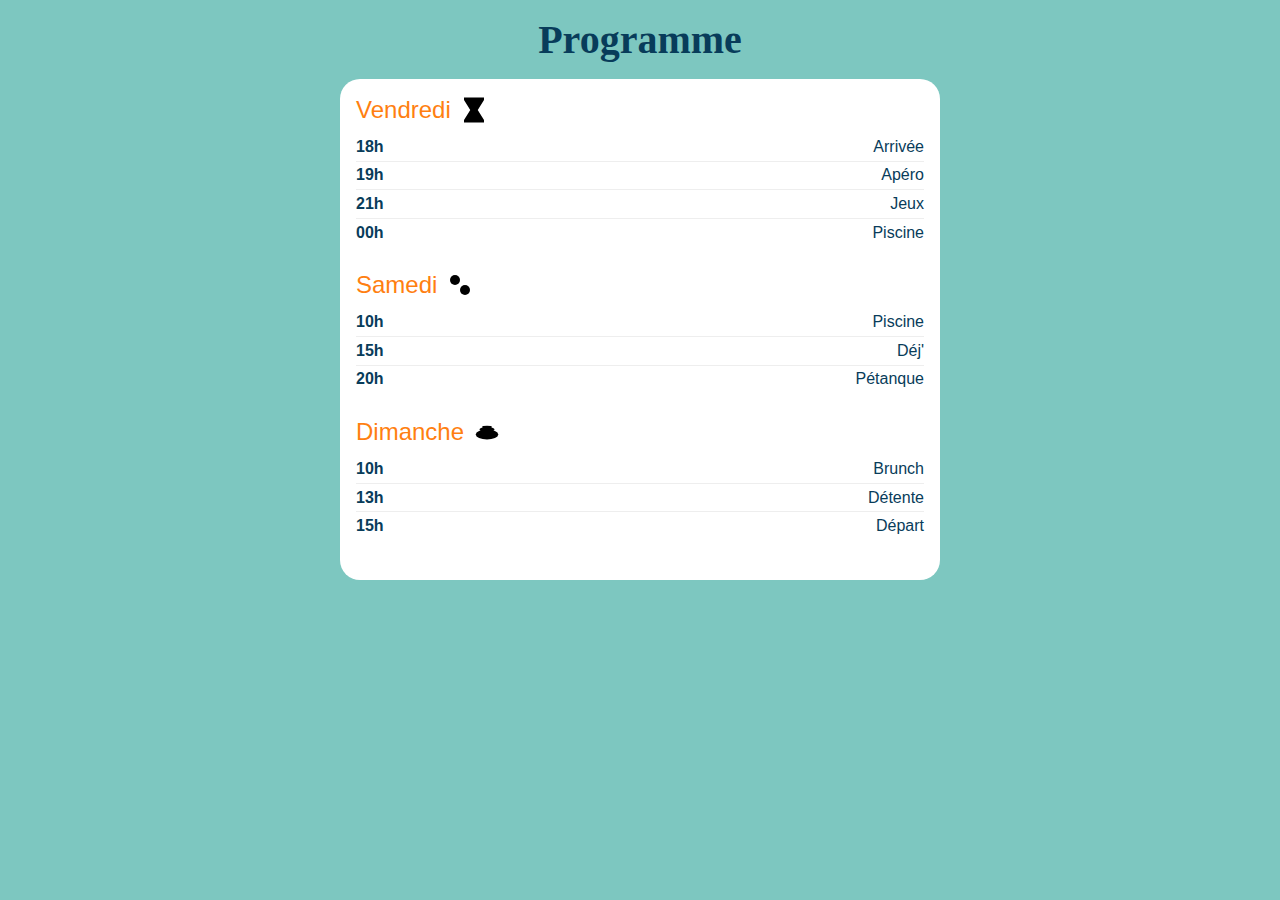
<file: Virgny is party/programme.html>
<!DOCTYPE html>
<html lang="fr">
<head>
  <meta charset="UTF-8">
  <meta name="viewport" content="width=device-width, initial-scale=1.0">
  <title>Programme Vrigny is Party</title>
  <link href="https://docs.google.com/spreadsheets/d/e/2PACX-1vTkZaCI7l45MCO_nyB-D9JXPgIUBw8fvNOY2qGCGHmv0yKKJa5UTHpG5iAaBG_x6lFFEuYq3FgzO1t7/pubhtml?gid=1065686470&single=true" rel="stylesheet">
  <style>
    * { box-sizing: border-box; margin: 0; padding: 0; }
    body {
      font-family: 'Inter', sans-serif;
      background-color: #7dc7c0;
      color: #083c5a;
      padding: 1rem;
    }
    h1, h2, h3 { font-family: 'Pacifico', cursive; }
    h1 { font-size: 2.5rem; text-align: center; margin-bottom: 1rem; color: #083c5a; }
    .poster {
      background: #fff;
      border-radius: 20px;
      padding: 1rem;
      max-width: 600px;
      margin: auto;
    }
    .day {
      margin-bottom: 1.5rem;
    }
    .day-header {
      display: flex; align-items: center;
      font-size: 1.5rem; color: #ff7f11;
      margin-bottom: 0.5rem;
    }
    .day-header img {
      width: 30px; height: 30px; margin-left: 0.5rem;
    }
    .events {
      list-style: none; padding-left: 0;
    }
    .events li {
      display: flex; justify-content: space-between;
      padding: 0.3rem 0;
      border-bottom: 1px solid #eee;
      font-size: 1rem;
    }
    .events li:last-child { border-bottom: none; }
    .time { font-weight: bold; }
    @media(max-width:600px) {
      .time { width: 25%; }
      .events li { flex-direction: column; align-items: flex-start; }
      .events li .time { margin-bottom: 0.2rem; }
    }
  </style>
</head>
<body>
  <header>
    <h1>Programme</h1>
  </header>
  <div class="poster">
    <div class="day">
      <div class="day-header">
        <span>Vendredi</span>
        <img src="icons/cocktail.svg" alt="Apéro">
      </div>
      <ul class="events">
        <li><span class="time">18h</span><span>Arrivée</span></li>
        <li><span class="time">19h</span><span>Apéro</span></li>
        <li><span class="time">21h</span><span>Jeux</span></li>
        <li><span class="time">00h</span><span>Piscine</span></li>
      </ul>
    </div>
    <div class="day">
      <div class="day-header">
        <span>Samedi</span>
        <img src="icons/petanque.svg" alt="Pétanque">
      </div>
      <ul class="events">
        <li><span class="time">10h</span><span>Piscine</span></li>
        <li><span class="time">15h</span><span>Déj'</span></li>
        <li><span class="time">20h</span><span>Pétanque</span></li>
      </ul>
    </div>
    <div class="day">
      <div class="day-header">
        <span>Dimanche</span>
        <img src="icons/pancakes.svg" alt="Brunch">
      </div>
      <ul class="events">
        <li><span class="time">10h</span><span>Brunch</span></li>
        <li><span class="time">13h</span><span>Détente</span></li>
        <li><span class="time">15h</span><span>Départ</span></li>
      </ul>
    </div>
  </div>
</body>
</html>
</file>
<file: style.css>
/* --- Styles généraux --- */
body {
  margin: 0;
  padding: 0;
  font-family: 'Arial', sans-serif;
  overflow-x: hidden;
  background: linear-gradient(135deg, #ff9a9e 0%, #fcb69f 100%); /* dégradé tropical */
  color: #3a0842;
}

/* --- Bouton retour accueil --- */
.back-btn {
  background: #5a189a;
  color: #fff;
  padding: 0.4rem 0.8rem;
  margin: 1rem;
  border-radius: 6px;
  font-weight: bold;
  cursor: pointer;
  border: none;
  transition: transform 0.2s, background 0.2s;
}
.back-btn:hover {
  transform: scale(1.05);
  background: #7b2cbf;
}

/* --- Titres --- */
h2 {
  text-align: center;
  font-size: 2.5rem;
  margin: 1rem 0;
  text-shadow: 2px 2px 6px rgba(0,0,0,0.2);
}
h3 {
  font-size: 1.8rem;
  margin-top: 2rem;
  color: #f72585;
  text-shadow: 1px 1px 4px rgba(0,0,0,0.1);
  text-align: center;
}

/* --- Flip-clock pastel et festif --- */
@import url('https://fonts.googleapis.com/css2?family=Orbitron&display=swap');

.flip-clock {
  display: grid;
  grid-template-columns: repeat(auto-fit, minmax(250px, 1fr));
  gap: 1.5rem;
  padding: 2rem;
}

.flip-card {
  font-family: 'Orbitron', sans-serif;
  background: linear-gradient(to bottom right, #ffecd2, #fcb69f);
  border-radius: 15px;
  padding: 1.5rem;
  text-align: center;
  box-shadow: 0 8px 16px rgba(0,0,0,0.2);
  opacity: 0;
  transform: translateY(20px);
  animation: appear 0.8s ease forwards;
  transition: transform 0.3s, box-shadow 0.3s;
}

.flip-card:nth-child(1) { animation-delay: 0.2s; }
.flip-card:nth-child(2) { animation-delay: 0.4s; }
.flip-card:nth-child(3) { animation-delay: 0.6s; }

.flip-card:hover {
  transform: scale(1.05);
  box-shadow: 0 12px 24px rgba(0,0,0,0.3);
}

.flip-card .label {
  font-size: 1rem;
  color: #7209b7;
  margin-bottom: 0.5rem;
}
.flip-card .value p {
  font-size: 1rem;
  margin: 0.3rem 0;
  color: #3a0842;
}

/* --- Animation apparition --- */
@keyframes appear {
  to {
    opacity: 1;
    transform: translateY(0);
  }
}

/* --- Section programme classique --- */
.programme {
  padding: 1rem 2rem;
}

.programme ul {
  list-style: none;
  padding: 0;
  margin: 0;
}
.programme li {
  background: rgba(255, 255, 255, 0.15);
  margin: 0.4rem 0;
  padding: 0.8rem 1rem;
  border-radius: 12px;
  transition: transform 0.2s, background 0.2s;
  font-weight: 500;
}
.programme li:hover {
  transform: scale(1.03);
  background: rgba(255, 255, 255, 0.25);
}

/* --- Tableaux / Admin --- */
table {
  width: 90%;
  margin: 1rem auto;
  border-collapse: collapse;
}
th, td {
  padding: 0.5rem;
  border: 1px solid #ddd;
  text-align: center;
}
button {
  padding: 0.3rem 0.6rem;
  border: none;
  border-radius: 4px;
  cursor: pointer;
}

/* --- Responsive / Mobile : Jour vertical --- */
@media screen and (max-width: 768px) {
  .flip-clock {
    grid-template-columns: 1fr; /* chaque jour en colonne unique */
  }

  .programme h3 {
    font-size: 1.6rem;
  }

  .programme li {
    font-size: 0.95rem;
  }
}

/* --- Effets tropiques supplémentaires --- */
body::before {
  content: '';
  position: fixed;
  top: 0; left: 0;
  width: 100%; height: 100%;
  background: url('https://images.unsplash.com/photo-1507525428034-b723cf961d3e?auto=format&fit=crop&w=1950&q=80') no-repeat center/cover;
  opacity: 0.15;
  z-index: -1;
}
</file>
